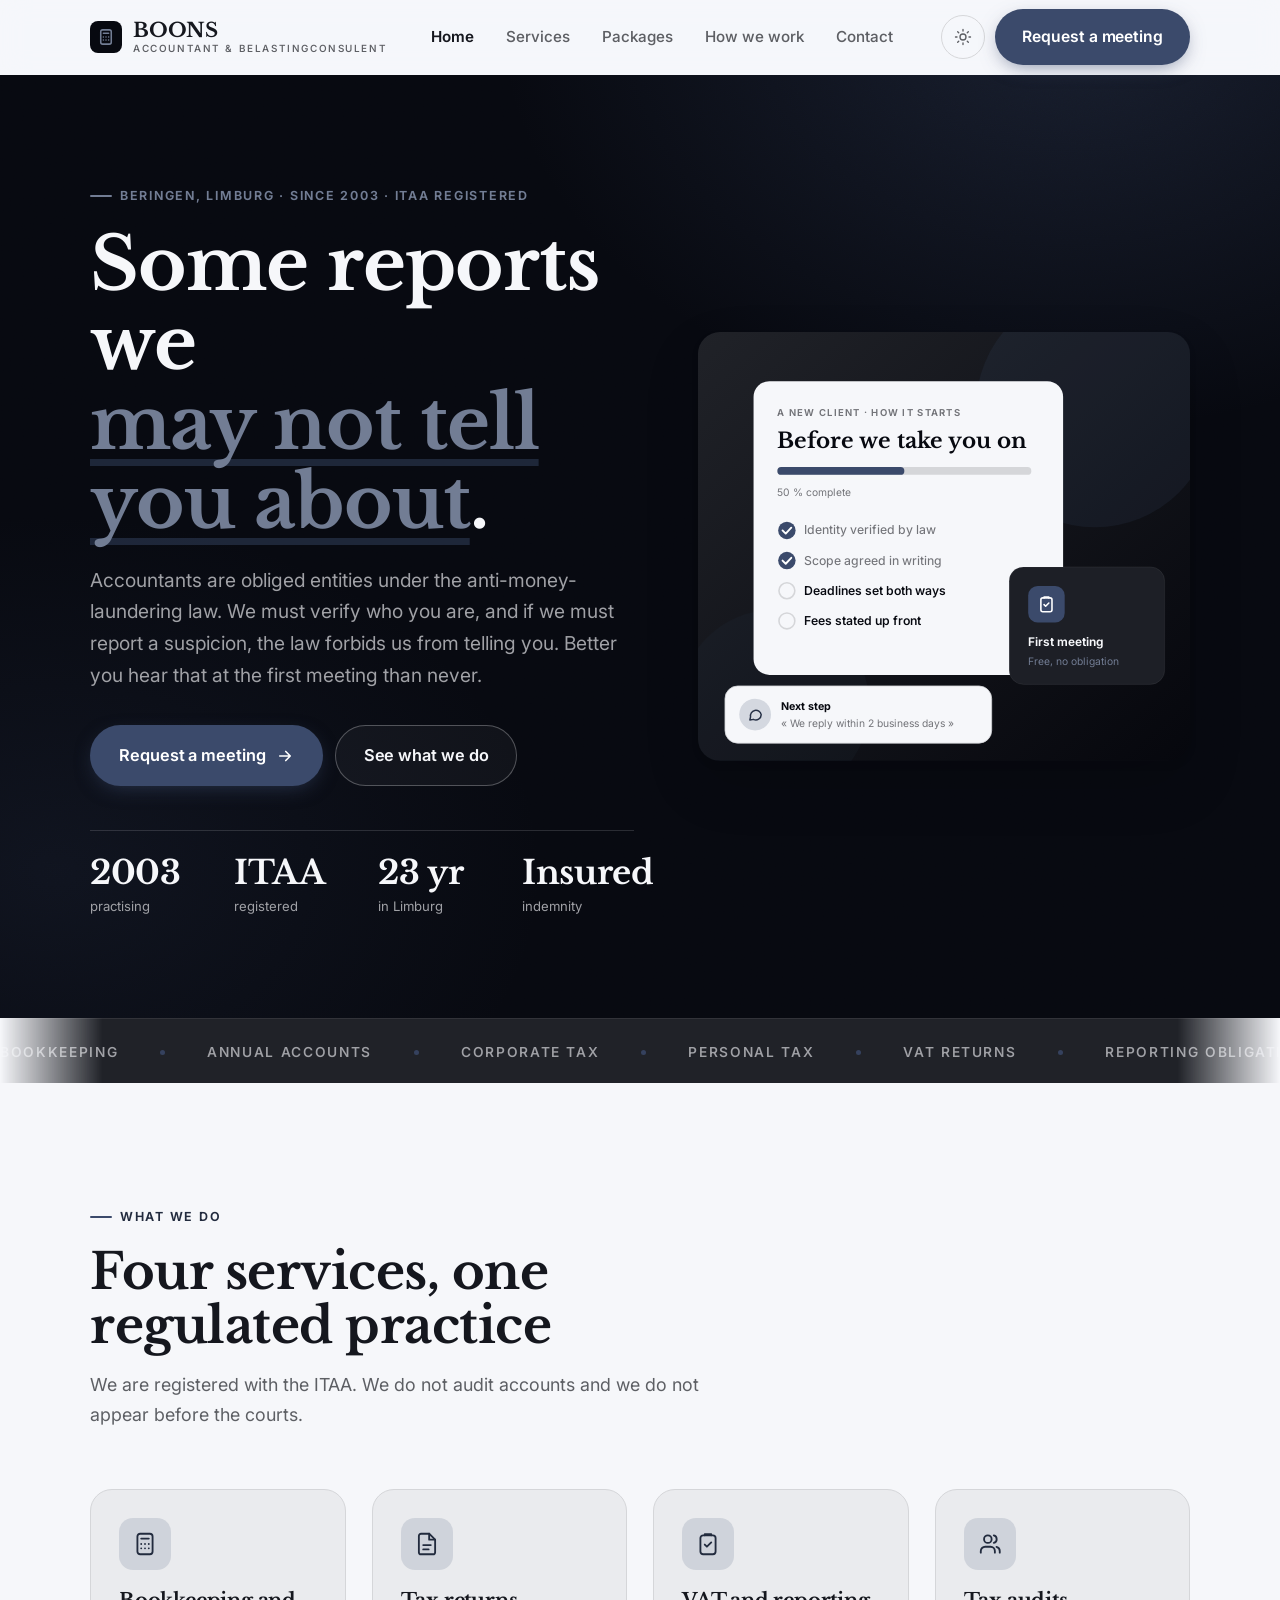
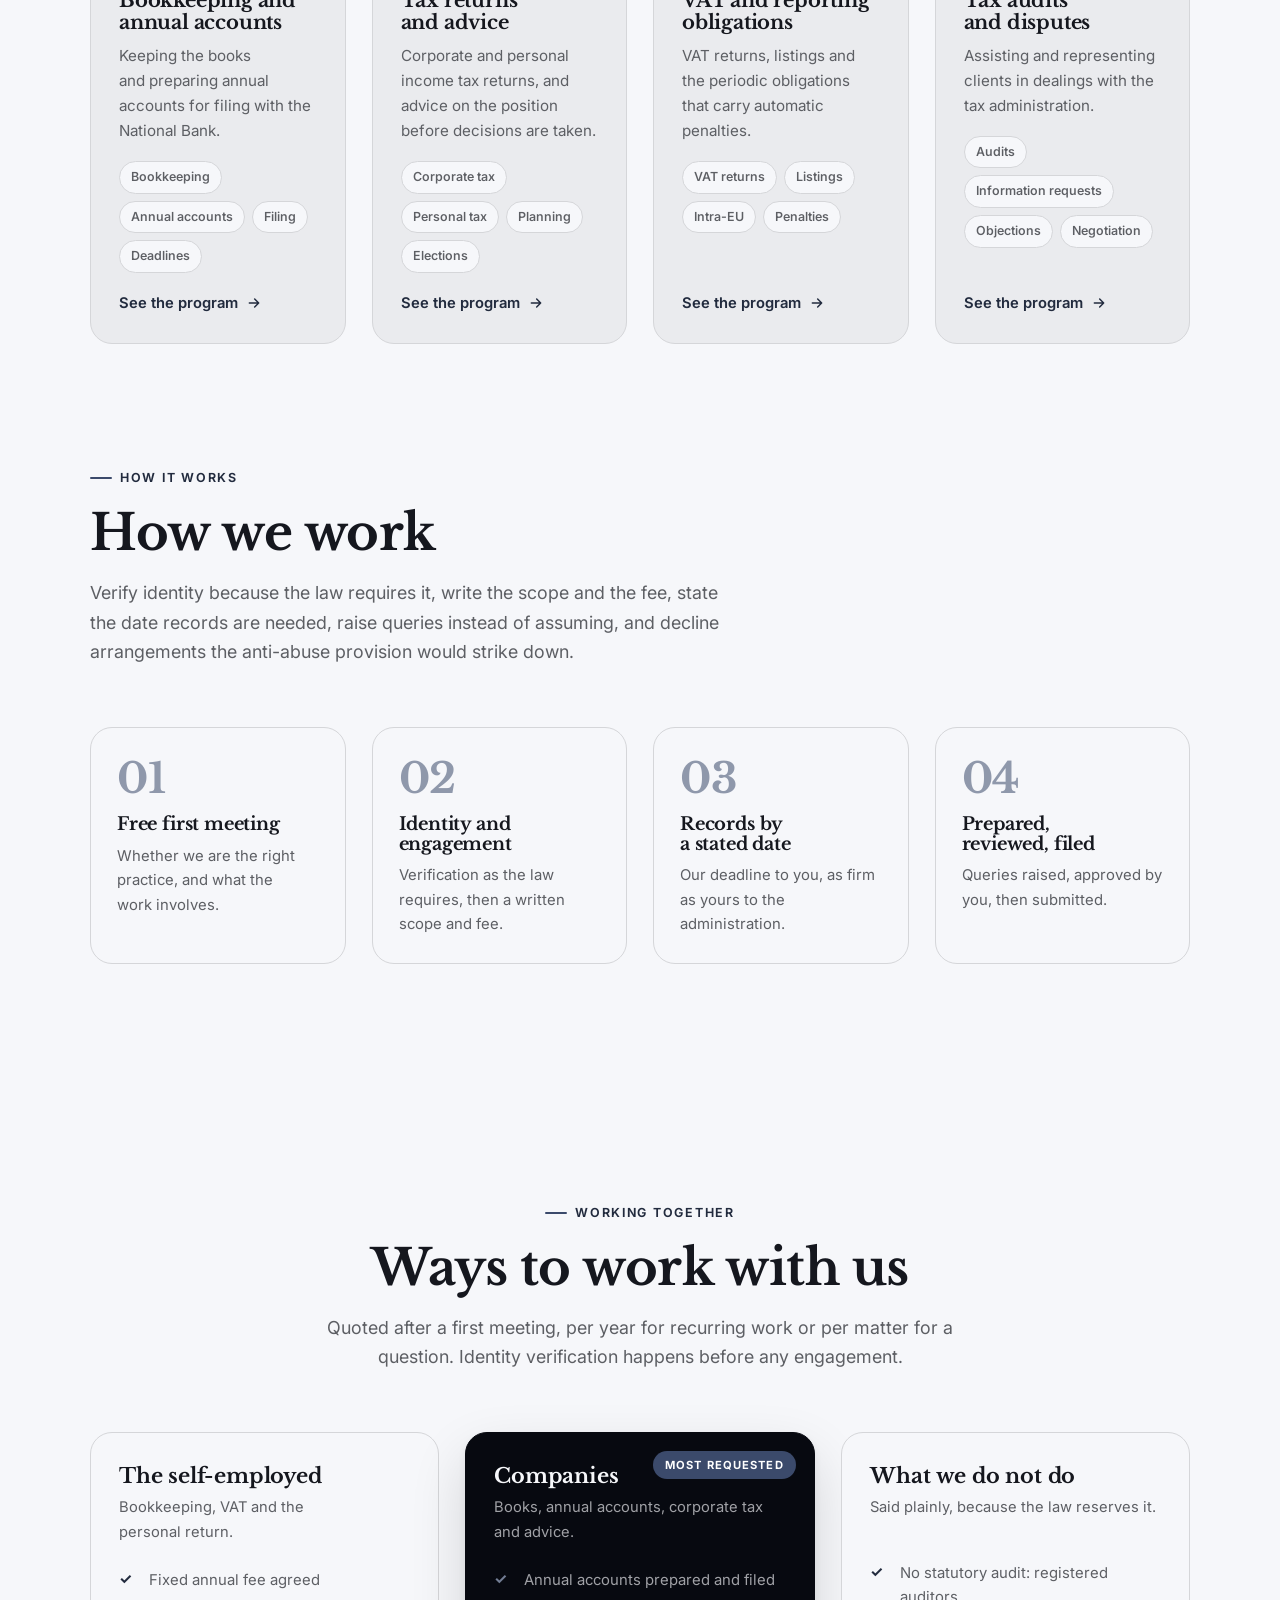
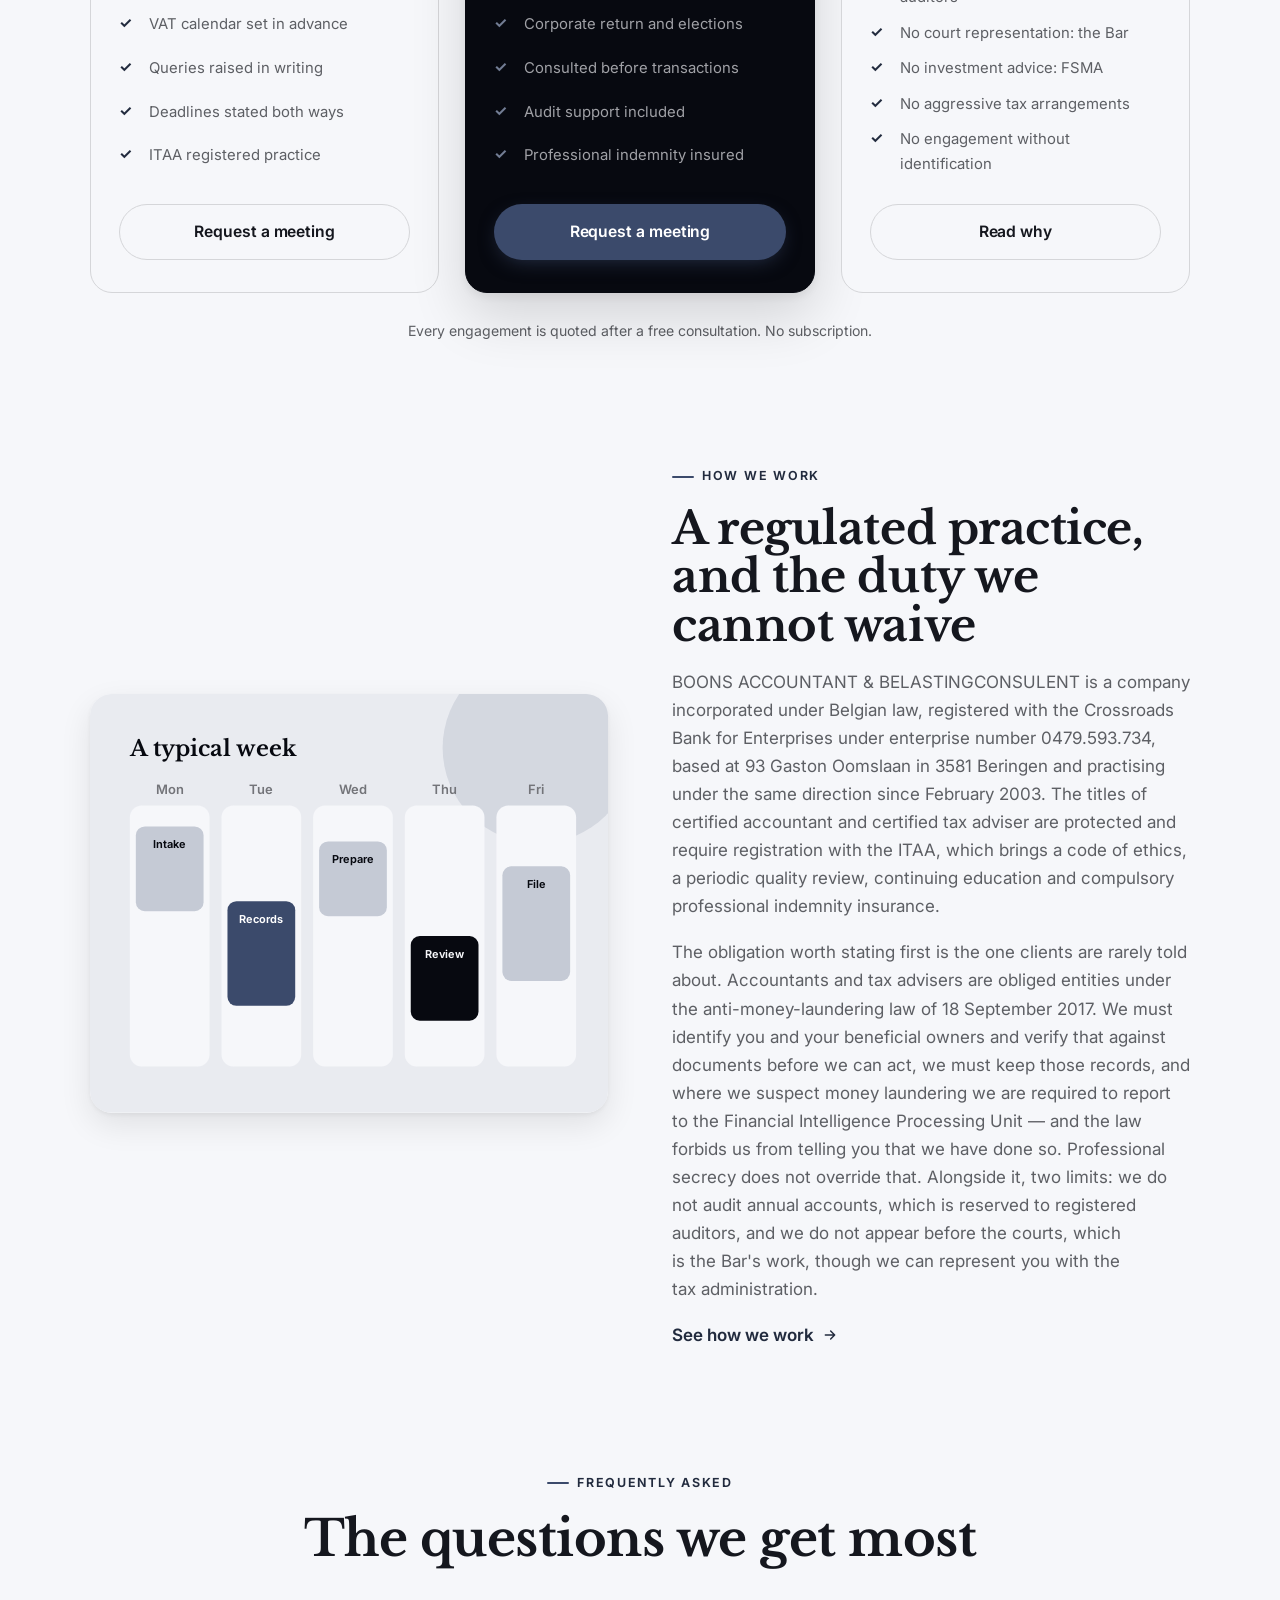
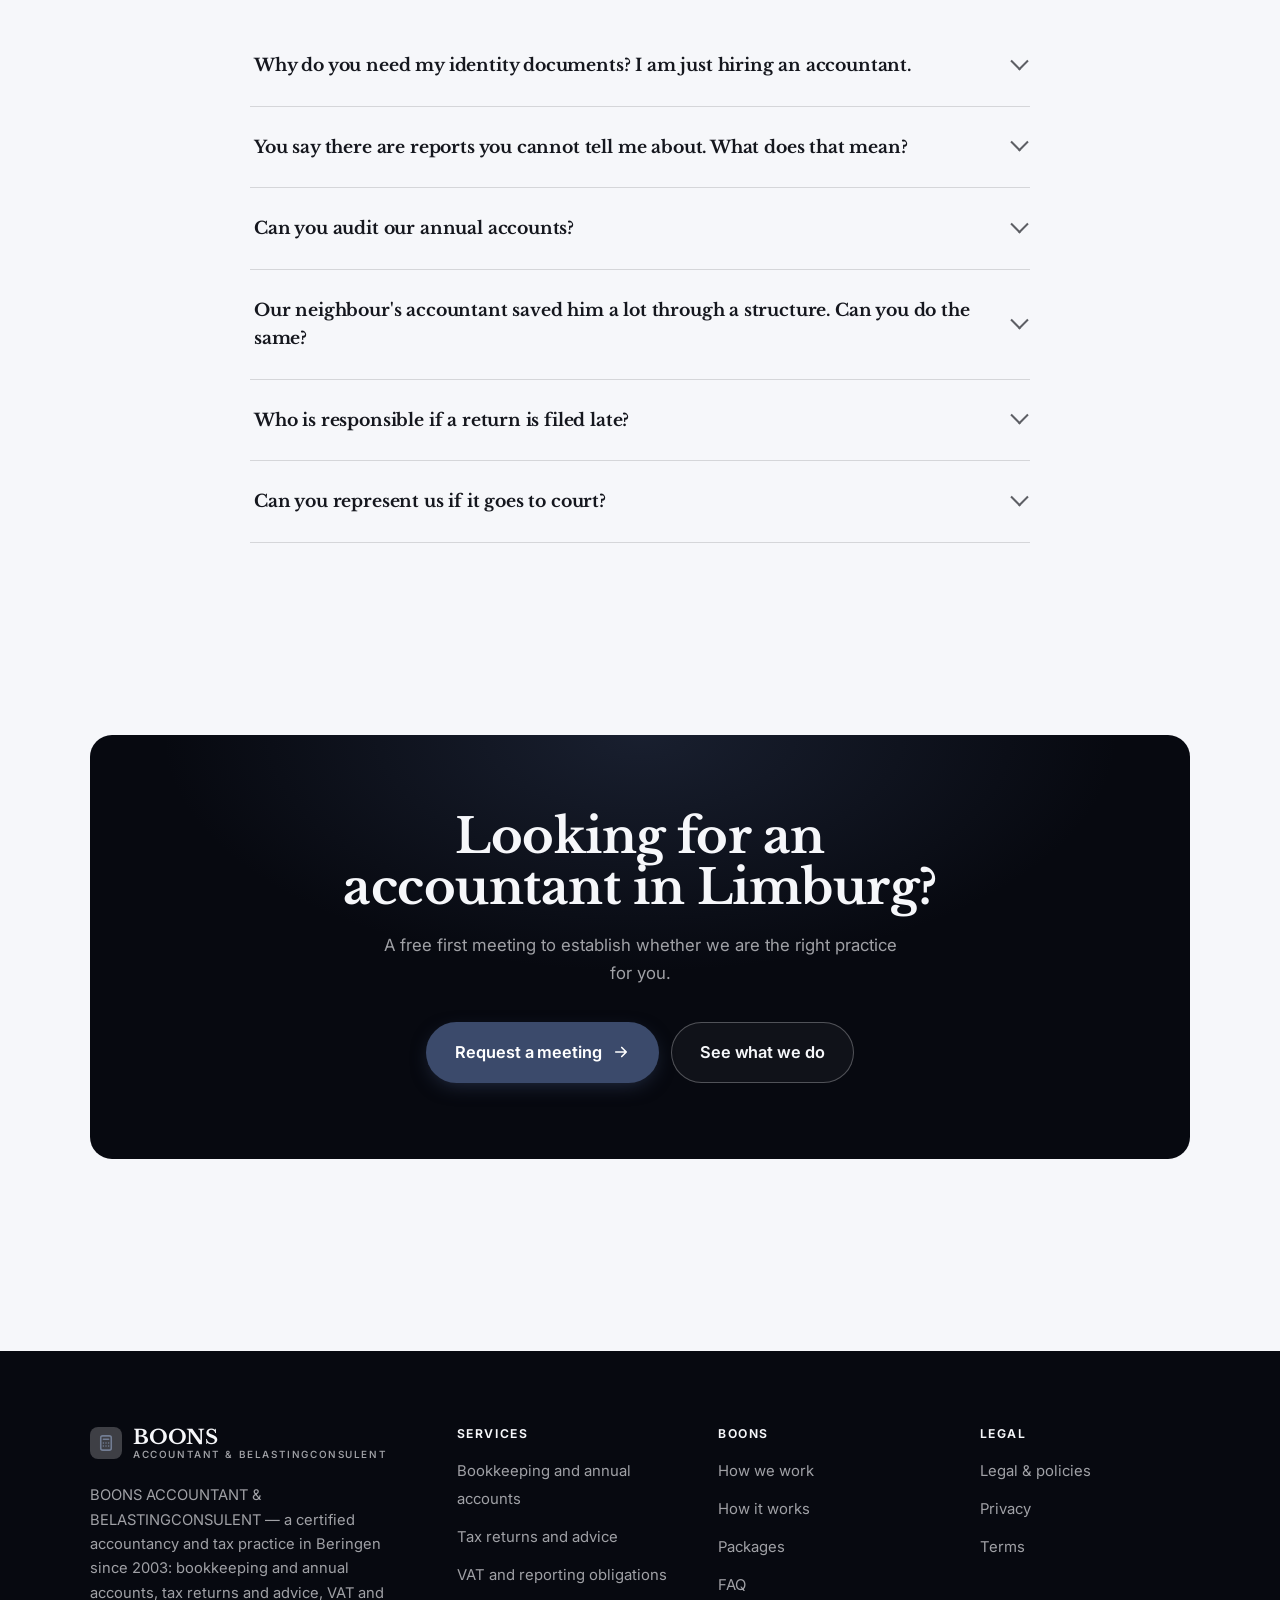
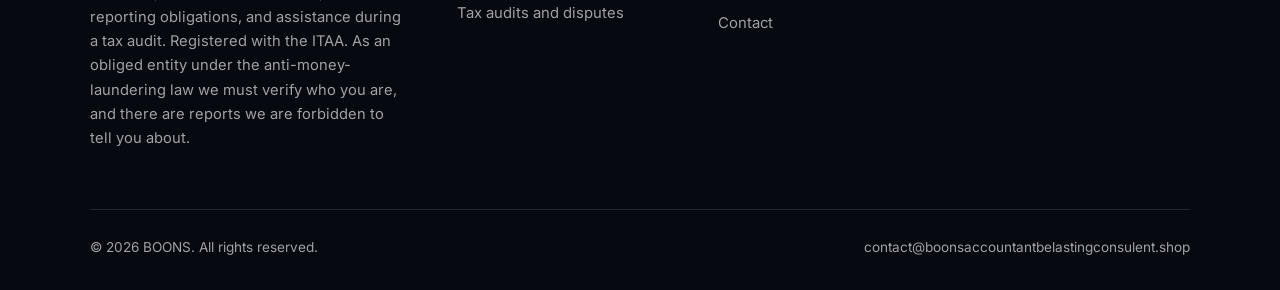
<file: index.html>
<!DOCTYPE html>
<html lang="en" class="no-js">
<head>
<meta charset="utf-8">
<meta name="viewport" content="width=device-width, initial-scale=1">
<title>BOONS — certified accountant and tax adviser, Beringen</title>
<meta name="description" content="BOONS ACCOUNTANT &amp; BELASTINGCONSULENT, a certified accountancy and tax practice in Beringen since 2003: bookkeeping, annual accounts, tax returns, VAT and tax audits.">
<link rel="canonical" href="https://boonsaccountantbelastingconsulent.shop/">

<meta property="og:type" content="website">
<meta property="og:url" content="https://boonsaccountantbelastingconsulent.shop/">
<meta property="og:site_name" content="BOONS">
<meta property="og:locale" content="en_US">
<meta property="og:title" content="BOONS — certified accountant and tax adviser, Beringen">
<meta property="og:description" content="BOONS ACCOUNTANT &amp; BELASTINGCONSULENT, a certified accountancy and tax practice in Beringen since 2003: bookkeeping, annual accounts, tax returns, VAT and tax audits.">
<meta name="theme-color" content="#070910">

<link rel="icon" href="assets/img/favicon.svg" type="image/svg+xml">
<link rel="preconnect" href="https://fonts.googleapis.com">
<link rel="preconnect" href="https://fonts.gstatic.com" crossorigin>
<link rel="stylesheet" href="https://fonts.googleapis.com/css2?family=Libre+Baskerville:wght@400;700&family=Inter:wght@400..700&display=swap">
<link rel="stylesheet" href="assets/css/style.css">

<!-- Thème appliqué avant le premier rendu (évite le flash) -->
<script>
document.documentElement.classList.remove('no-js');
(function(){try{var t=localStorage.getItem('site-theme');if(t){document.documentElement.setAttribute('data-theme',t);}}catch(e){}})();
</script>
<script type="application/ld+json">
{
  "@context": "https://schema.org",
  "@type": "Organization",
  "name": "BOONS",
  "url": "https://boonsaccountantbelastingconsulent.shop/",
  "email": "contact@boonsaccountantbelastingconsulent.shop",
  "description": "BOONS ACCOUNTANT & BELASTINGCONSULENT, a certified accountancy and tax practice in Beringen since 2003: bookkeeping, annual accounts, tax returns, VAT and tax audits.",
  "areaServed": "US",
  "knowsLanguage": "en"
}
</script>
</head>

<body>
<a class="skip-link" href="#main">Skip to main content</a>

<header class="site-header">
  <nav class="wrap nav" aria-label="Main navigation">
    <a class="brand" href="index.html">
      <svg class="brand__mark" viewBox="0 0 64 64" aria-hidden="true">
        <rect class="bm-bg" width="64" height="64" rx="16"/>
        <g class="bm-ic" transform="translate(14 14) scale(1.5)" fill="none" stroke-width="2.1" stroke-linecap="round" stroke-linejoin="round"><rect x="5" y="2.5" width="14" height="19" rx="2.5"/><path d="M8.5 7h7M8.5 12h.01M12 12h.01M15.5 12h.01M8.5 16h.01M12 16h.01M15.5 16h.01"/></g>
      </svg>
      <span>BOONS<span class="brand__sub">ACCOUNTANT &amp; BELASTINGCONSULENT</span></span>
    </a>

    <ul class="nav__links" id="nav-links">
      <li><a href="index.html" aria-current="page">Home</a></li>
      <li><a href="programs.html">Services</a></li>
      <li><a href="index.html#pricing">Packages</a></li>
      <li><a href="about.html">How we work</a></li>
      <li><a href="contact.html">Contact</a></li>
      <li><a class="btn btn--primary" href="contact.html">Request a meeting</a></li>
    </ul>

    <div class="nav__cta">
      <button class="theme-toggle" type="button" aria-label="Switch to dark theme">
        <svg class="icon-sun" viewBox="0 0 24 24" fill="none" stroke="currentColor" stroke-width="1.8" stroke-linecap="round" aria-hidden="true"><circle cx="12" cy="12" r="4"/><path d="M12 2v2m0 16v2M2 12h2m16 0h2M4.9 4.9l1.4 1.4m11.4 11.4 1.4 1.4M19.1 4.9l-1.4 1.4M6.3 17.7l-1.4 1.4"/></svg>
        <svg class="icon-moon" viewBox="0 0 24 24" fill="none" stroke="currentColor" stroke-width="1.8" stroke-linecap="round" stroke-linejoin="round" aria-hidden="true"><path d="M21 12.8A9 9 0 1 1 11.2 3a7 7 0 0 0 9.8 9.8z"/></svg>
      </button>
      <a class="btn btn--primary" href="contact.html">Request a meeting</a>
      <button class="nav__toggle" type="button" aria-expanded="false" aria-controls="nav-links" aria-label="Open menu">
        <svg class="icon-open" viewBox="0 0 24 24" fill="none" stroke="currentColor" stroke-width="2" stroke-linecap="round" aria-hidden="true"><path d="M3 6h18M3 12h18M3 18h18"/></svg>
        <svg class="icon-close" viewBox="0 0 24 24" fill="none" stroke="currentColor" stroke-width="2" stroke-linecap="round" aria-hidden="true"><path d="M6 6l12 12M18 6L6 18"/></svg>
      </button>
    </div>
  </nav>
</header>

<main id="main">

<section class="hero">
  <div class="wrap hero__inner">
    <div>
      <span class="eyebrow hero__eyebrow">Beringen, Limburg · Since 2003 · ITAA registered</span>
      <h1>Some reports we<br> <em>may not tell you about</em>.</h1>
      <p class="hero__lede">Accountants are obliged entities under the anti-money-laundering law. We must verify who you are, and if we must report a suspicion, the law forbids us from telling you. Better you hear that at the first meeting than never.</p>

      <div class="hero__actions">
        <a class="btn btn--primary btn--lg" href="contact.html">Request a meeting <svg viewBox="0 0 24 24" fill="none" stroke="currentColor" stroke-width="2.2" stroke-linecap="round" stroke-linejoin="round" aria-hidden="true"><path d="M5 12h14M13 6l6 6-6 6"/></svg></a>
        <a class="btn btn--on-dark btn--lg" href="programs.html">See what we do</a>
      </div>

      <ul class="hero__proof">
        <li><span class="stat__num">2003</span><span class="stat__label">practising</span></li>
        <li><span class="stat__num">ITAA</span><span class="stat__label">registered</span></li>
        <li><span class="stat__num">23 yr</span><span class="stat__label">in Limburg</span></li>
        <li><span class="stat__num">Insured</span><span class="stat__label">indemnity</span></li>
      </ul>
    </div>

    <div class="hero__art">
      <svg viewBox="0 0 620 540" role="img" aria-label="How becoming a client of BOONS works, from identity verification to a written scope.">
        <defs>
          <linearGradient id="hbg" x1="0" y1="0" x2="1" y2="1">
            <stop offset="0" stop-color="#202228"/><stop offset="1" stop-color="#06070d"/>
          </linearGradient>
        </defs>
        <rect width="620" height="540" rx="22" fill="url(#hbg)"/>
        <circle cx="500" cy="96" r="150" fill="#3b4a6b" opacity=".16"/>
        <circle cx="96" cy="470" r="120" fill="#3b4a6b" opacity=".08"/>

        <g style="font-family: var(--font-body)">
          <!-- Carte programme -->
          <rect x="70" y="62" width="390" height="370" rx="20" fill="#f6f7fa"/>
          <text x="100" y="106" font-size="12" font-weight="650" letter-spacing="1.6" fill="#737479">A NEW CLIENT · HOW IT STARTS</text>
          <text x="100" y="146" font-size="27" font-weight="700" fill="#070910" style="font-family: var(--font-display)">Before we take you on</text>
          <rect x="100" y="170" width="320" height="10" rx="5" fill="#d5d6d9"/>
          <rect x="100" y="170" width="160" height="10" rx="5" fill="#3b4a6b"/>
          <text x="100" y="206" font-size="13" fill="#737479">50 % complete</text>
          <circle cx="112" cy="250" r="11" fill="#3b4a6b"/><path d="M106.5 250l4 4 7-7.5" fill="none" stroke="#ffffff" stroke-width="2.4" stroke-linecap="round" stroke-linejoin="round"/><text x="134" y="255" font-size="15.5" fill="#737479" font-weight="450">Identity verified by law</text>
          <circle cx="112" cy="288" r="11" fill="#3b4a6b"/><path d="M106.5 288l4 4 7-7.5" fill="none" stroke="#ffffff" stroke-width="2.4" stroke-linecap="round" stroke-linejoin="round"/><text x="134" y="293" font-size="15.5" fill="#737479" font-weight="450">Scope agreed in writing</text>
          <circle cx="112" cy="326" r="10" fill="none" stroke="#d5d6d9" stroke-width="2"/><text x="134" y="331" font-size="15.5" fill="#070910" font-weight="560">Deadlines set both ways</text>
          <circle cx="112" cy="364" r="10" fill="none" stroke="#d5d6d9" stroke-width="2"/><text x="134" y="369" font-size="15.5" fill="#070910" font-weight="560">Fees stated up front</text>

          <!-- Carte séance -->
          <rect x="392" y="296" width="196" height="148" rx="18" fill="#1d1f26" stroke="#ffffff" stroke-opacity=".08"/>
          <rect x="416" y="320" width="46" height="46" rx="12" fill="#3b4a6b"/>
          <g transform="translate(427 331)" fill="none" stroke="#ffffff" color="#ffffff" stroke-width="2" stroke-linecap="round" stroke-linejoin="round"><rect x="5" y="4" width="14" height="17.5" rx="2.5"/><path d="M9 4V3h6v1M9 12.5l2 2 4-4"/></g>
          <text x="416" y="396" font-size="15" font-weight="650" fill="#f6f7fa">First meeting</text>
          <text x="416" y="420" font-size="13" fill="#727d94">Free, no obligation</text>

          <!-- Retour du coach -->
          <rect x="34" y="446" width="336" height="72" rx="16" fill="#f6f7fa" stroke="#d5d6d9"/>
          <circle cx="72" cy="482" r="20" fill="#d4d8e0"/>
          <g transform="translate(62 472) scale(.84)" fill="none" stroke="#263046" stroke-width="2.2" stroke-linecap="round" stroke-linejoin="round"><path d="M21 12a8 8 0 0 1-11.6 7.1L4 20l1-4.6A8 8 0 1 1 21 12z"/></g>
          <text x="104" y="476" font-size="13.5" font-weight="700" fill="#070910">Next step</text>
          <text x="104" y="498" font-size="13" fill="#737479">« We reply within 2 business days »</text>
        </g>
      </svg>
    </div>
  </div>
</section>

<div class="marquee" aria-hidden="true">
  <div class="marquee__track"><span>Bookkeeping</span><span>Annual accounts</span><span>Corporate tax</span><span>Personal tax</span><span>VAT returns</span><span>Reporting obligations</span><span>Tax audits</span><span>Company formation</span><span>ITAA registered</span><span>Identity verification</span><span>Bookkeeping</span><span>Annual accounts</span><span>Corporate tax</span><span>Personal tax</span><span>VAT returns</span><span>Reporting obligations</span><span>Tax audits</span><span>Company formation</span><span>ITAA registered</span><span>Identity verification</span></div>
</div>

<section class="section wrap" id="programs">
  <div class="section-head reveal">
    <span class="eyebrow">What we do</span>
    <h2>Four services, one regulated practice</h2>
    <p>We are registered with the ITAA. We do not audit accounts and we do not appear before the courts.</p>
  </div>
  <div class="grid grid--4 reveal-group">
    <a class="card" href="programs.html#bookkeeping">
      <div class="card__icon"><svg viewBox="0 0 24 24" fill="none" stroke="currentColor" stroke-width="1.7" stroke-linecap="round" stroke-linejoin="round" aria-hidden="true"><rect x="5" y="2.5" width="14" height="19" rx="2.5"/><path d="M8.5 7h7M8.5 12h.01M12 12h.01M15.5 12h.01M8.5 16h.01M12 16h.01M15.5 16h.01"/></svg></div>
      <h3>Bookkeeping and annual accounts</h3>
      <p>Keeping the books and preparing annual accounts for filing with the National Bank.</p>
      <ul class="tags"><li>Bookkeeping</li><li>Annual accounts</li><li>Filing</li><li>Deadlines</li></ul>
      <span class="arrow-link">See the program <svg viewBox="0 0 24 24" fill="none" stroke="currentColor" stroke-width="2.2" stroke-linecap="round" stroke-linejoin="round" aria-hidden="true"><path d="M5 12h14M13 6l6 6-6 6"/></svg></span>
    </a>
    <a class="card" href="programs.html#tax">
      <div class="card__icon"><svg viewBox="0 0 24 24" fill="none" stroke="currentColor" stroke-width="1.7" stroke-linecap="round" stroke-linejoin="round" aria-hidden="true"><path d="M14 2.5H6.5A2 2 0 0 0 4.5 4.5v15a2 2 0 0 0 2 2h11a2 2 0 0 0 2-2V8z"/><path d="M14 2.5V8h5.5M8.5 13h7M8.5 17h5"/></svg></div>
      <h3>Tax returns and advice</h3>
      <p>Corporate and personal income tax returns, and advice on the position before decisions are taken.</p>
      <ul class="tags"><li>Corporate tax</li><li>Personal tax</li><li>Planning</li><li>Elections</li></ul>
      <span class="arrow-link">See the program <svg viewBox="0 0 24 24" fill="none" stroke="currentColor" stroke-width="2.2" stroke-linecap="round" stroke-linejoin="round" aria-hidden="true"><path d="M5 12h14M13 6l6 6-6 6"/></svg></span>
    </a>
    <a class="card" href="programs.html#vat">
      <div class="card__icon"><svg viewBox="0 0 24 24" fill="none" stroke="currentColor" stroke-width="1.7" stroke-linecap="round" stroke-linejoin="round" aria-hidden="true"><rect x="5" y="4" width="14" height="17.5" rx="2.5"/><path d="M9 4V3h6v1M9 12.5l2 2 4-4"/></svg></div>
      <h3>VAT and reporting obligations</h3>
      <p>VAT returns, listings and the periodic obligations that carry automatic penalties.</p>
      <ul class="tags"><li>VAT returns</li><li>Listings</li><li>Intra-EU</li><li>Penalties</li></ul>
      <span class="arrow-link">See the program <svg viewBox="0 0 24 24" fill="none" stroke="currentColor" stroke-width="2.2" stroke-linecap="round" stroke-linejoin="round" aria-hidden="true"><path d="M5 12h14M13 6l6 6-6 6"/></svg></span>
    </a>
    <a class="card" href="programs.html#audits">
      <div class="card__icon"><svg viewBox="0 0 24 24" fill="none" stroke="currentColor" stroke-width="1.7" stroke-linecap="round" stroke-linejoin="round" aria-hidden="true"><path d="M16.5 20v-1.5a4 4 0 0 0-4-4h-5a4 4 0 0 0-4 4V20"/><circle cx="10" cy="7.5" r="3.5"/><path d="M21 20v-1.5a4 4 0 0 0-3-3.9M15.5 4.1a3.5 3.5 0 0 1 0 6.8"/></svg></div>
      <h3>Tax audits and disputes</h3>
      <p>Assisting and representing clients in dealings with the tax administration.</p>
      <ul class="tags"><li>Audits</li><li>Information requests</li><li>Objections</li><li>Negotiation</li></ul>
      <span class="arrow-link">See the program <svg viewBox="0 0 24 24" fill="none" stroke="currentColor" stroke-width="2.2" stroke-linecap="round" stroke-linejoin="round" aria-hidden="true"><path d="M5 12h14M13 6l6 6-6 6"/></svg></span>
    </a>
  </div>
</section>

<section class="section section--flush wrap" id="how-it-works">
  <div class="section-head reveal">
    <span class="eyebrow">How it works</span>
    <h2>How we work</h2>
    <p>Verify identity because the law requires it, write the scope and the fee, state the date records are needed, raise queries instead of assuming, and decline arrangements the anti-abuse provision would strike down.</p>
  </div>
  <div class="grid grid--4 steps reveal-group">
    <article class="step">
      <h3>Free first meeting</h3>
      <p>Whether we are the right practice, and what the work involves.</p>
    </article>
    <article class="step">
      <h3>Identity and engagement</h3>
      <p>Verification as the law requires, then a written scope and fee.</p>
    </article>
    <article class="step">
      <h3>Records by a stated date</h3>
      <p>Our deadline to you, as firm as yours to the administration.</p>
    </article>
    <article class="step">
      <h3>Prepared, reviewed, filed</h3>
      <p>Queries raised, approved by you, then submitted.</p>
    </article>
  </div>
</section>

<section class="section wrap" id="pricing">
  <div class="section-head section-head--center reveal">
    <span class="eyebrow">Working together</span>
    <h2>Ways to work with us</h2>
    <p>Quoted after a first meeting, per year for recurring work or per matter for a question. Identity verification happens before any engagement.</p>
  </div>
  <div class="grid grid--3 plans reveal-group">
    <article class="plan">
      
      <h3>The self-employed</h3>
      <p class="plan__desc">Bookkeeping, VAT and the personal return.</p>
      
      <ul class="plan__features">
        <li>Fixed annual fee agreed</li>
        <li>VAT calendar set in advance</li>
        <li>Queries raised in writing</li>
        <li>Deadlines stated both ways</li>
        <li>ITAA registered practice</li>
      </ul>
      <a class="btn btn--ghost btn--block" href="contact.html">Request a meeting</a>
    </article>
    <article class="plan plan--featured">
      <span class="plan__tag">Most requested</span>
      <h3>Companies</h3>
      <p class="plan__desc">Books, annual accounts, corporate tax and advice.</p>
      
      <ul class="plan__features">
        <li>Annual accounts prepared and filed</li>
        <li>Corporate return and elections</li>
        <li>Consulted before transactions</li>
        <li>Audit support included</li>
        <li>Professional indemnity insured</li>
      </ul>
      <a class="btn btn--primary btn--block" href="contact.html">Request a meeting</a>
    </article>
    <article class="plan">
      
      <h3>What we do not do</h3>
      <p class="plan__desc">Said plainly, because the law reserves it.</p>
      
      <ul class="plan__features">
        <li>No statutory audit: registered auditors</li>
        <li>No court representation: the Bar</li>
        <li>No investment advice: FSMA</li>
        <li>No aggressive tax arrangements</li>
        <li>No engagement without identification</li>
      </ul>
      <a class="btn btn--ghost btn--block" href="contact.html">Read why</a>
    </article>
  </div>
  <p class="plans-note">Every engagement is quoted after a free consultation. No subscription.</p>
</section>

<section class="section section--flush wrap">
  <div class="split reveal">
    <div class="split__art">
      <svg viewBox="0 0 520 420" role="img" aria-label="Example of a typical week: Intake, Records, Prepare, Review, File.">
        <rect width="520" height="420" rx="20" fill="#e9ebf0"/>
        <circle cx="450" cy="54" r="96" fill="#3b4a6b" opacity=".12"/>
        <g style="font-family: var(--font-body)">
        <text x="40" y="62" font-size="22" font-weight="700" fill="#070910" style="font-family: var(--font-display)">A typical week</text>
        <text x="80" y="100" text-anchor="middle" font-size="13" font-weight="600" fill="#737479">Mon</text>
        <rect x="40" y="112" width="80" height="262" rx="12" fill="#f6f7fa"/>
        <rect x="46" y="133" width="68" height="85" rx="9" fill="#c5cad5"/>
        <text x="80" y="155" text-anchor="middle" font-size="11" font-weight="650" fill="#070910">Intake</text>
        <text x="172" y="100" text-anchor="middle" font-size="13" font-weight="600" fill="#737479">Tue</text>
        <rect x="132" y="112" width="80" height="262" rx="12" fill="#f6f7fa"/>
        <rect x="138" y="208" width="68" height="105" rx="9" fill="#3b4a6b"/>
        <text x="172" y="230" text-anchor="middle" font-size="11" font-weight="650" fill="#ffffff">Records</text>
        <text x="264" y="100" text-anchor="middle" font-size="13" font-weight="600" fill="#737479">Wed</text>
        <rect x="224" y="112" width="80" height="262" rx="12" fill="#f6f7fa"/>
        <rect x="230" y="148" width="68" height="75" rx="9" fill="#c5cad5"/>
        <text x="264" y="170" text-anchor="middle" font-size="11" font-weight="650" fill="#070910">Prepare</text>
        <text x="356" y="100" text-anchor="middle" font-size="13" font-weight="600" fill="#737479">Thu</text>
        <rect x="316" y="112" width="80" height="262" rx="12" fill="#f6f7fa"/>
        <rect x="322" y="243" width="68" height="85" rx="9" fill="#070910"/>
        <text x="356" y="265" text-anchor="middle" font-size="11" font-weight="650" fill="#f6f7fa">Review</text>
        <text x="448" y="100" text-anchor="middle" font-size="13" font-weight="600" fill="#737479">Fri</text>
        <rect x="408" y="112" width="80" height="262" rx="12" fill="#f6f7fa"/>
        <rect x="414" y="173" width="68" height="115" rx="9" fill="#c5cad5"/>
        <text x="448" y="195" text-anchor="middle" font-size="11" font-weight="650" fill="#070910">File</text>
        </g>
      </svg>
    </div>
    <div>
      <span class="eyebrow">How we work</span>
      <h2>A regulated practice, and the duty we cannot waive</h2>
      <p>BOONS ACCOUNTANT &amp; BELASTINGCONSULENT is a company incorporated under Belgian law, registered with the Crossroads Bank for Enterprises under enterprise number 0479.593.734, based at 93 Gaston Oomslaan in 3581 Beringen and practising under the same direction since February 2003. The titles of certified accountant and certified tax adviser are protected and require registration with the ITAA, which brings a code of ethics, a periodic quality review, continuing education and compulsory professional indemnity insurance.</p>
      <p>The obligation worth stating first is the one clients are rarely told about. Accountants and tax advisers are obliged entities under the anti-money-laundering law of 18 September 2017. We must identify you and your beneficial owners and verify that against documents before we can act, we must keep those records, and where we suspect money laundering we are required to report to the Financial Intelligence Processing Unit — and the law forbids us from telling you that we have done so. Professional secrecy does not override that. Alongside it, two limits: we do not audit annual accounts, which is reserved to registered auditors, and we do not appear before the courts, which is the Bar's work, though we can represent you with the tax administration.</p>
      <p><a class="arrow-link" href="about.html">See how we work <svg viewBox="0 0 24 24" fill="none" stroke="currentColor" stroke-width="2.2" stroke-linecap="round" stroke-linejoin="round" aria-hidden="true"><path d="M5 12h14M13 6l6 6-6 6"/></svg></a></p>
    </div>
  </div>
</section>

<section class="section section--flush wrap" id="faq">
  <div class="section-head section-head--center reveal">
    <span class="eyebrow">Frequently asked</span>
    <h2>The questions we get most</h2>
  </div>
  <div class="faq reveal">
    <details>
      <summary>Why do you need my identity documents? I am just hiring an accountant.</summary>
      <p>Because the anti-money-laundering law of 18 September 2017 makes accountants and tax advisers obliged entities. We must identify you and any beneficial owners and verify it against documents before accepting the engagement, and keep that record. If identification cannot be completed we are not permitted to act, which is why we deal with it at the start rather than halfway through a filing season.</p>
    </details>
    <details>
      <summary>You say there are reports you cannot tell me about. What does that mean?</summary>
      <p>If we know or suspect money laundering or terrorist financing, we are legally required to report it to the Financial Intelligence Processing Unit, and the same law prohibits us from informing the client that a report has been made or is being considered. We would rather you understood that this duty exists from the outset than imagine professional secrecy is absolute. It is not.</p>
    </details>
    <details>
      <summary>Can you audit our annual accounts?</summary>
      <p>No. Statutory audit and the audit of annual accounts are reserved in Belgium to registered auditors of the Institute of Registered Auditors. We prepare annual accounts and we can work alongside your auditor, but we express no audit opinion and nothing we produce carries that value.</p>
    </details>
    <details>
      <summary>Our neighbour's accountant saved him a lot through a structure. Can you do the same?</summary>
      <p>Possibly, and possibly it was not a saving. We will look at it. What we will not do is implement an arrangement whose principal purpose is a tax advantage contrary to the object of the legislation: the general anti-abuse provision allows the administration to disregard such arrangements, which turns a saving into an assessment plus interest, often years later.</p>
    </details>
    <details>
      <summary>Who is responsible if a return is filed late?</summary>
      <p>We state the date by which we need complete records, and if they arrive by then the filing is ours to get right. If they arrive after it, we cannot accept responsibility for a late filing or the penalty. VAT penalties in particular are largely automatic and indifferent to the reason, which is why we set the calendar in advance rather than chase documents at the end.</p>
    </details>
    <details>
      <summary>Can you represent us if it goes to court?</summary>
      <p>Up to a point. We can assist and represent you in dealings with the tax administration, including information requests and objections, to the extent the law allows. Proceedings before the courts require a lawyer, and we will tell you when you have reached that line and work with your counsel rather than pretend otherwise.</p>
    </details>
  </div>
</section>

<section class="wrap section--tight">
  <div class="cta-band reveal">
    <h2>Looking for an accountant in Limburg?</h2>
    <p>A free first meeting to establish whether we are the right practice for you.</p>
    <div class="hero__actions">
      <a class="btn btn--primary btn--lg" href="contact.html">Request a meeting <svg viewBox="0 0 24 24" fill="none" stroke="currentColor" stroke-width="2.2" stroke-linecap="round" stroke-linejoin="round" aria-hidden="true"><path d="M5 12h14M13 6l6 6-6 6"/></svg></a>
      <a class="btn btn--on-dark btn--lg" href="programs.html">See what we do</a>
    </div>
  </div>
</section>

</main>

<footer class="site-footer">
  <div class="wrap">
    <div class="footer__grid">
      <div class="footer__brand">
        <a class="brand" href="index.html">
          <svg class="brand__mark" viewBox="0 0 64 64" aria-hidden="true">
        <rect class="bm-bg" width="64" height="64" rx="16"/>
        <g class="bm-ic" transform="translate(14 14) scale(1.5)" fill="none" stroke-width="2.1" stroke-linecap="round" stroke-linejoin="round"><rect x="5" y="2.5" width="14" height="19" rx="2.5"/><path d="M8.5 7h7M8.5 12h.01M12 12h.01M15.5 12h.01M8.5 16h.01M12 16h.01M15.5 16h.01"/></g>
      </svg>
          <span>BOONS<span class="brand__sub">ACCOUNTANT &amp; BELASTINGCONSULENT</span></span>
        </a>
        <p>BOONS ACCOUNTANT &amp; BELASTINGCONSULENT — a certified accountancy and tax practice in Beringen since 2003: bookkeeping and annual accounts, tax returns and advice, VAT and reporting obligations, and assistance during a tax audit. Registered with the ITAA. As an obliged entity under the anti-money-laundering law we must verify who you are, and there are reports we are forbidden to tell you about.</p>
      </div>

      <div class="footer__col">
        <h4>Services</h4>
        <ul>
          <li><a href="programs.html#bookkeeping">Bookkeeping and annual accounts</a></li>
          <li><a href="programs.html#tax">Tax returns and advice</a></li>
          <li><a href="programs.html#vat">VAT and reporting obligations</a></li>
          <li><a href="programs.html#audits">Tax audits and disputes</a></li>
        </ul>
      </div>

      <div class="footer__col">
        <h4>BOONS</h4>
        <ul>
          <li><a href="about.html">How we work</a></li>
          <li><a href="index.html#how-it-works">How it works</a></li>
          <li><a href="index.html#pricing">Packages</a></li>
          <li><a href="index.html#faq">FAQ</a></li>
          <li><a href="contact.html">Contact</a></li>
        </ul>
      </div>

      <div class="footer__col">
        <h4>Legal</h4>
        <ul>
          <li><a href="legal.html">Legal &amp; policies</a></li>
          <li><a href="legal.html#privacy">Privacy</a></li>
          <li><a href="legal.html#terms">Terms</a></li>
        </ul>
      </div>
    </div>

    <div class="footer__bottom">
      <p>© <span data-year>2026</span> BOONS. All rights reserved.</p>
      <p><a href="mailto:contact@boonsaccountantbelastingconsulent.shop">contact@boonsaccountantbelastingconsulent.shop</a></p>
    </div>
  </div>
</footer>

<script src="assets/js/main.js" defer></script>
</body>
</html>
</file>
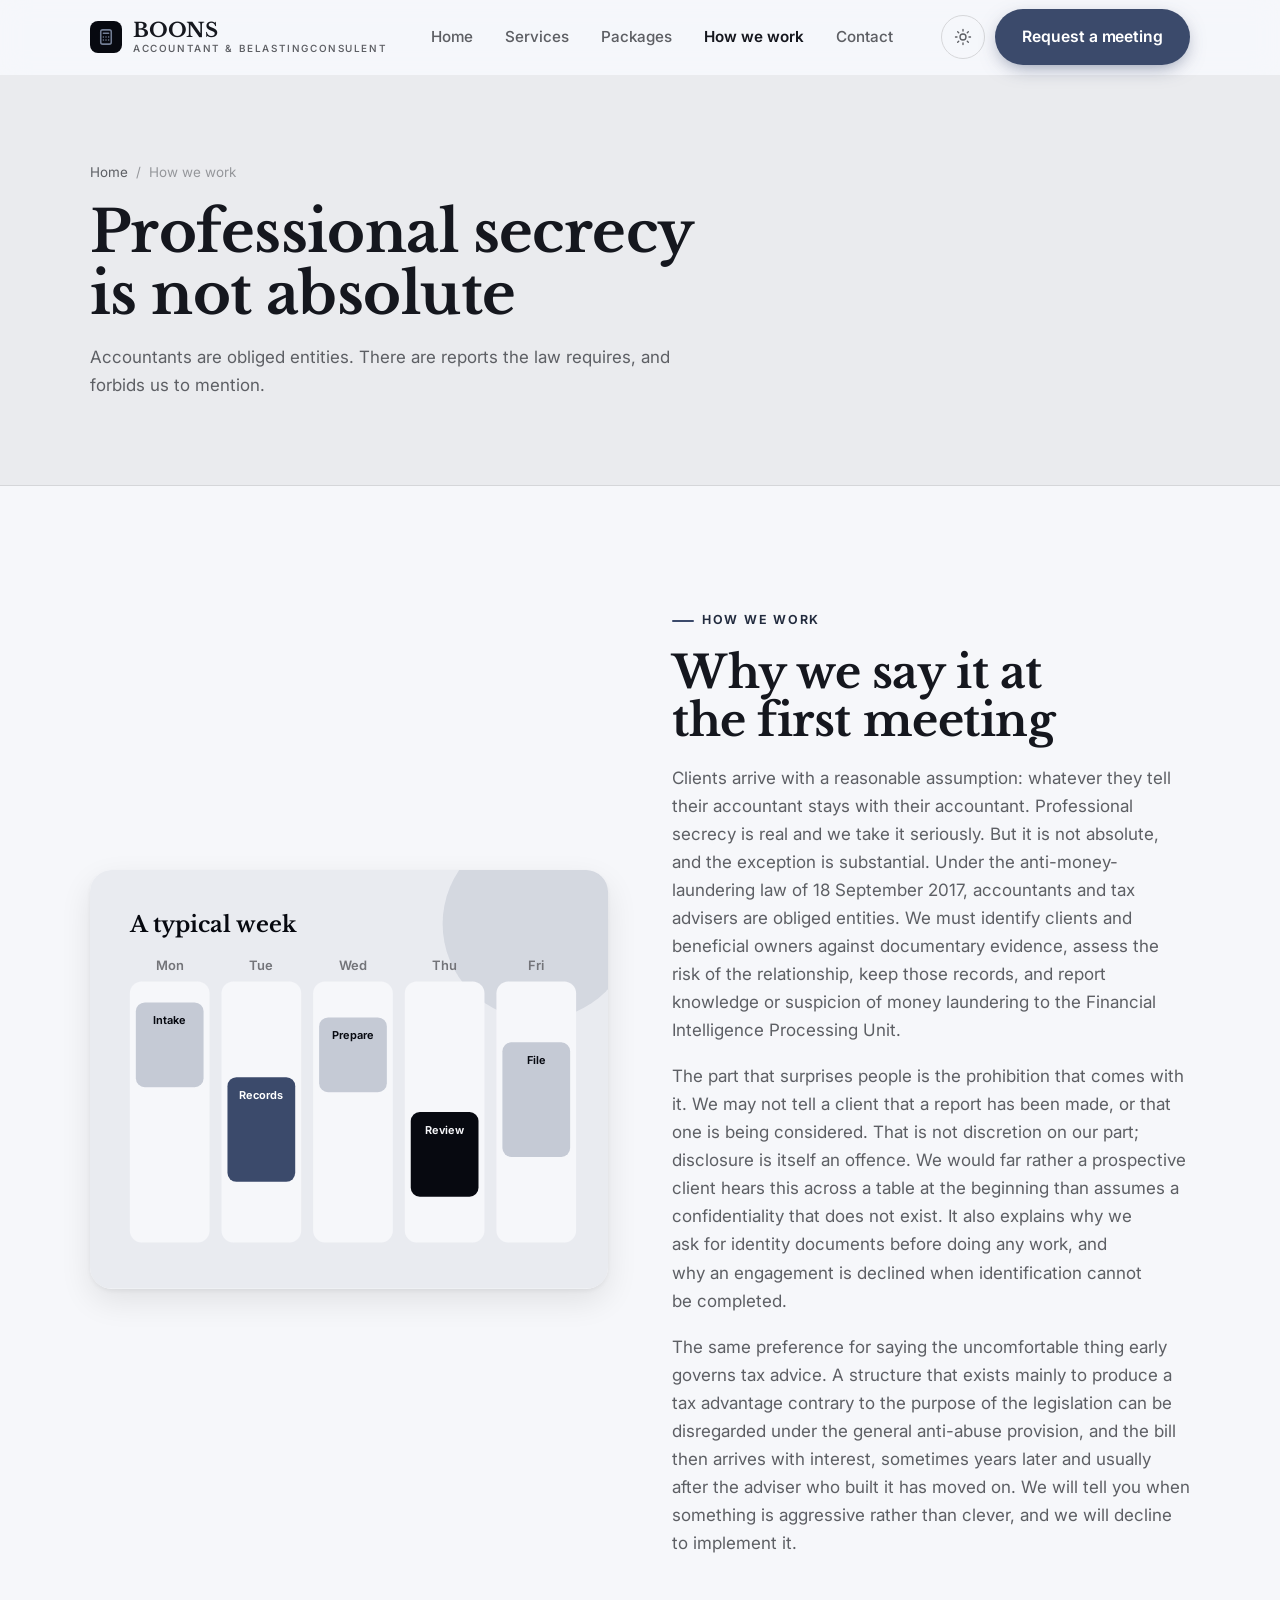
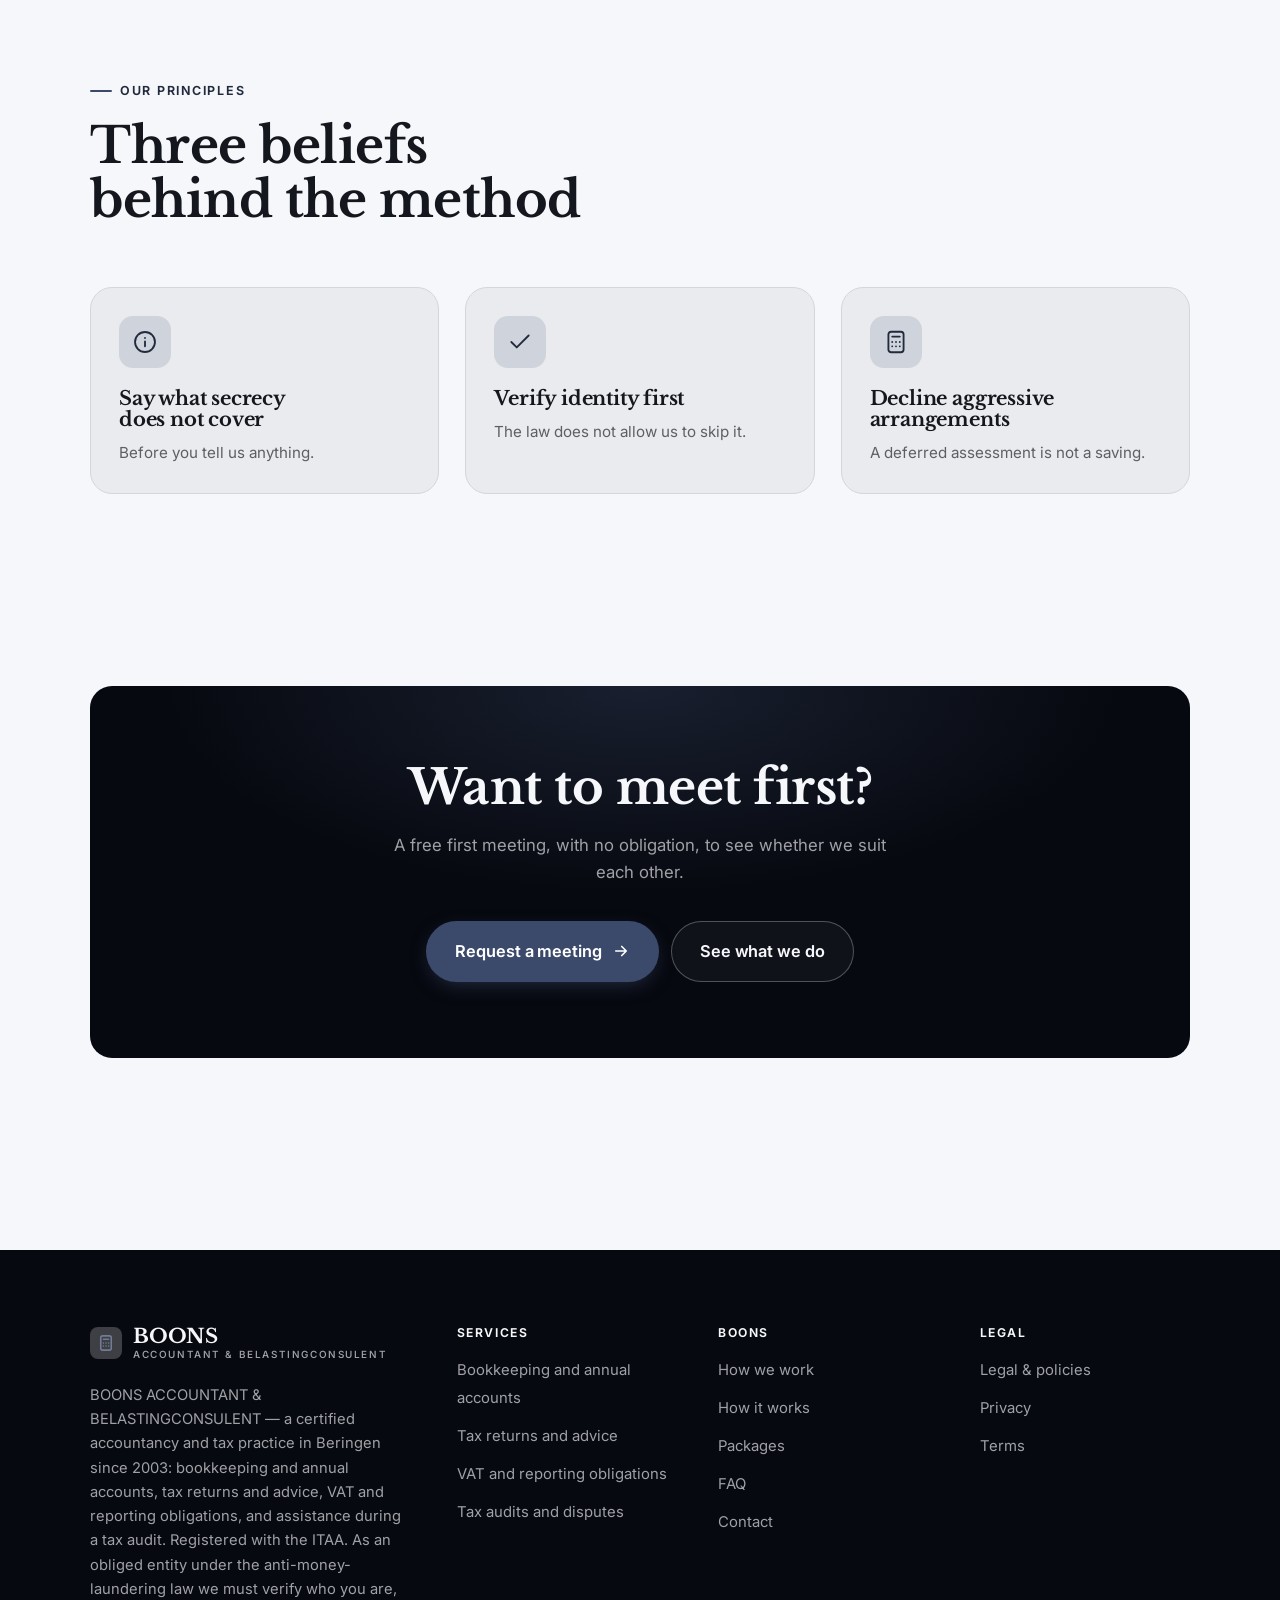
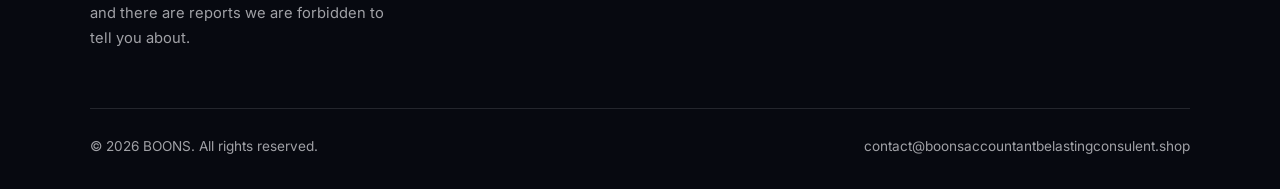
<file: about.html>
<!DOCTYPE html>
<html lang="en" class="no-js">
<head>
<meta charset="utf-8">
<meta name="viewport" content="width=device-width, initial-scale=1">
<title>How we work — BOONS</title>
<meta name="description" content="About BOONS ACCOUNTANT &amp; BELASTINGCONSULENT, a certified accountancy and tax practice in Beringen since 2003, enterprise number 0479.593.734.">
<link rel="canonical" href="https://boonsaccountantbelastingconsulent.shop/about.html">

<meta property="og:type" content="website">
<meta property="og:url" content="https://boonsaccountantbelastingconsulent.shop/about.html">
<meta property="og:site_name" content="BOONS">
<meta property="og:locale" content="en_US">
<meta property="og:title" content="How we work — BOONS">
<meta property="og:description" content="About BOONS ACCOUNTANT &amp; BELASTINGCONSULENT, a certified accountancy and tax practice in Beringen since 2003, enterprise number 0479.593.734.">
<meta name="theme-color" content="#070910">

<link rel="icon" href="assets/img/favicon.svg" type="image/svg+xml">
<link rel="preconnect" href="https://fonts.googleapis.com">
<link rel="preconnect" href="https://fonts.gstatic.com" crossorigin>
<link rel="stylesheet" href="https://fonts.googleapis.com/css2?family=Libre+Baskerville:wght@400;700&family=Inter:wght@400..700&display=swap">
<link rel="stylesheet" href="assets/css/style.css">

<!-- Thème appliqué avant le premier rendu (évite le flash) -->
<script>
document.documentElement.classList.remove('no-js');
(function(){try{var t=localStorage.getItem('site-theme');if(t){document.documentElement.setAttribute('data-theme',t);}}catch(e){}})();
</script>
</head>

<body>
<a class="skip-link" href="#main">Skip to main content</a>

<header class="site-header">
  <nav class="wrap nav" aria-label="Main navigation">
    <a class="brand" href="index.html">
      <svg class="brand__mark" viewBox="0 0 64 64" aria-hidden="true">
        <rect class="bm-bg" width="64" height="64" rx="16"/>
        <g class="bm-ic" transform="translate(14 14) scale(1.5)" fill="none" stroke-width="2.1" stroke-linecap="round" stroke-linejoin="round"><rect x="5" y="2.5" width="14" height="19" rx="2.5"/><path d="M8.5 7h7M8.5 12h.01M12 12h.01M15.5 12h.01M8.5 16h.01M12 16h.01M15.5 16h.01"/></g>
      </svg>
      <span>BOONS<span class="brand__sub">ACCOUNTANT &amp; BELASTINGCONSULENT</span></span>
    </a>

    <ul class="nav__links" id="nav-links">
      <li><a href="index.html">Home</a></li>
      <li><a href="programs.html">Services</a></li>
      <li><a href="index.html#pricing">Packages</a></li>
      <li><a href="about.html" aria-current="page">How we work</a></li>
      <li><a href="contact.html">Contact</a></li>
      <li><a class="btn btn--primary" href="contact.html">Request a meeting</a></li>
    </ul>

    <div class="nav__cta">
      <button class="theme-toggle" type="button" aria-label="Switch to dark theme">
        <svg class="icon-sun" viewBox="0 0 24 24" fill="none" stroke="currentColor" stroke-width="1.8" stroke-linecap="round" aria-hidden="true"><circle cx="12" cy="12" r="4"/><path d="M12 2v2m0 16v2M2 12h2m16 0h2M4.9 4.9l1.4 1.4m11.4 11.4 1.4 1.4M19.1 4.9l-1.4 1.4M6.3 17.7l-1.4 1.4"/></svg>
        <svg class="icon-moon" viewBox="0 0 24 24" fill="none" stroke="currentColor" stroke-width="1.8" stroke-linecap="round" stroke-linejoin="round" aria-hidden="true"><path d="M21 12.8A9 9 0 1 1 11.2 3a7 7 0 0 0 9.8 9.8z"/></svg>
      </button>
      <a class="btn btn--primary" href="contact.html">Request a meeting</a>
      <button class="nav__toggle" type="button" aria-expanded="false" aria-controls="nav-links" aria-label="Open menu">
        <svg class="icon-open" viewBox="0 0 24 24" fill="none" stroke="currentColor" stroke-width="2" stroke-linecap="round" aria-hidden="true"><path d="M3 6h18M3 12h18M3 18h18"/></svg>
        <svg class="icon-close" viewBox="0 0 24 24" fill="none" stroke="currentColor" stroke-width="2" stroke-linecap="round" aria-hidden="true"><path d="M6 6l12 12M18 6L6 18"/></svg>
      </button>
    </div>
  </nav>
</header>

<main id="main">

<section class="page-head">
  <div class="wrap">
    <nav class="breadcrumb" aria-label="Breadcrumb">
      <a href="index.html">Home</a><span>/</span><span aria-current="page">How we work</span>
    </nav>
    <h1>Professional secrecy is not absolute</h1>
    <p>Accountants are obliged entities. There are reports the law requires, and forbids us to mention.</p>
  </div>
</section>

<section class="section wrap">
  <div class="split reveal">
    <div class="split__art">
      <svg viewBox="0 0 520 420" role="img" aria-label="Example of a typical week: Intake, Records, Prepare, Review, File.">
        <rect width="520" height="420" rx="20" fill="#e9ebf0"/>
        <circle cx="450" cy="54" r="96" fill="#3b4a6b" opacity=".12"/>
        <g style="font-family: var(--font-body)">
        <text x="40" y="62" font-size="22" font-weight="700" fill="#070910" style="font-family: var(--font-display)">A typical week</text>
        <text x="80" y="100" text-anchor="middle" font-size="13" font-weight="600" fill="#737479">Mon</text>
        <rect x="40" y="112" width="80" height="262" rx="12" fill="#f6f7fa"/>
        <rect x="46" y="133" width="68" height="85" rx="9" fill="#c5cad5"/>
        <text x="80" y="155" text-anchor="middle" font-size="11" font-weight="650" fill="#070910">Intake</text>
        <text x="172" y="100" text-anchor="middle" font-size="13" font-weight="600" fill="#737479">Tue</text>
        <rect x="132" y="112" width="80" height="262" rx="12" fill="#f6f7fa"/>
        <rect x="138" y="208" width="68" height="105" rx="9" fill="#3b4a6b"/>
        <text x="172" y="230" text-anchor="middle" font-size="11" font-weight="650" fill="#ffffff">Records</text>
        <text x="264" y="100" text-anchor="middle" font-size="13" font-weight="600" fill="#737479">Wed</text>
        <rect x="224" y="112" width="80" height="262" rx="12" fill="#f6f7fa"/>
        <rect x="230" y="148" width="68" height="75" rx="9" fill="#c5cad5"/>
        <text x="264" y="170" text-anchor="middle" font-size="11" font-weight="650" fill="#070910">Prepare</text>
        <text x="356" y="100" text-anchor="middle" font-size="13" font-weight="600" fill="#737479">Thu</text>
        <rect x="316" y="112" width="80" height="262" rx="12" fill="#f6f7fa"/>
        <rect x="322" y="243" width="68" height="85" rx="9" fill="#070910"/>
        <text x="356" y="265" text-anchor="middle" font-size="11" font-weight="650" fill="#f6f7fa">Review</text>
        <text x="448" y="100" text-anchor="middle" font-size="13" font-weight="600" fill="#737479">Fri</text>
        <rect x="408" y="112" width="80" height="262" rx="12" fill="#f6f7fa"/>
        <rect x="414" y="173" width="68" height="115" rx="9" fill="#c5cad5"/>
        <text x="448" y="195" text-anchor="middle" font-size="11" font-weight="650" fill="#070910">File</text>
        </g>
      </svg>
    </div>
    <div>
      <span class="eyebrow">How we work</span>
      <h2>Why we say it at the first meeting</h2>
      <p>Clients arrive with a reasonable assumption: whatever they tell their accountant stays with their accountant. Professional secrecy is real and we take it seriously. But it is not absolute, and the exception is substantial. Under the anti-money-laundering law of 18 September 2017, accountants and tax advisers are obliged entities. We must identify clients and beneficial owners against documentary evidence, assess the risk of the relationship, keep those records, and report knowledge or suspicion of money laundering to the Financial Intelligence Processing Unit.</p>
      <p>The part that surprises people is the prohibition that comes with it. We may not tell a client that a report has been made, or that one is being considered. That is not discretion on our part; disclosure is itself an offence. We would far rather a prospective client hears this across a table at the beginning than assumes a confidentiality that does not exist. It also explains why we ask for identity documents before doing any work, and why an engagement is declined when identification cannot be completed.</p>
      <p>The same preference for saying the uncomfortable thing early governs tax advice. A structure that exists mainly to produce a tax advantage contrary to the purpose of the legislation can be disregarded under the general anti-abuse provision, and the bill then arrives with interest, sometimes years later and usually after the adviser who built it has moved on. We will tell you when something is aggressive rather than clever, and we will decline to implement it.</p>
      <!--
        TO DO: add a short introduction of the coach (name, real background),
        with a photo if possible. Do not invent credentials — see README.md.
      -->
    </div>
  </div>
</section>

<section class="section section--flush wrap">
  <div class="section-head reveal">
    <span class="eyebrow">Our principles</span>
    <h2>Three beliefs behind the method</h2>
  </div>
  <div class="grid grid--3 reveal-group">
    <article class="card">
      <div class="card__icon"><svg viewBox="0 0 24 24" fill="none" stroke="currentColor" stroke-width="1.7" stroke-linecap="round" stroke-linejoin="round" aria-hidden="true"><circle cx="12" cy="12" r="9.2"/><path d="M12 16v-4.5M12 8.2v.1"/></svg></div>
      <h3>Say what secrecy does not cover</h3>
      <p>Before you tell us anything.</p>
    </article>
    <article class="card">
      <div class="card__icon"><svg viewBox="0 0 24 24" fill="none" stroke="currentColor" stroke-width="1.7" stroke-linecap="round" stroke-linejoin="round" aria-hidden="true"><path d="M20 6 9 17l-5-5"/></svg></div>
      <h3>Verify identity first</h3>
      <p>The law does not allow us to skip it.</p>
    </article>
    <article class="card">
      <div class="card__icon"><svg viewBox="0 0 24 24" fill="none" stroke="currentColor" stroke-width="1.7" stroke-linecap="round" stroke-linejoin="round" aria-hidden="true"><rect x="5" y="2.5" width="14" height="19" rx="2.5"/><path d="M8.5 7h7M8.5 12h.01M12 12h.01M15.5 12h.01M8.5 16h.01M12 16h.01M15.5 16h.01"/></svg></div>
      <h3>Decline aggressive arrangements</h3>
      <p>A deferred assessment is not a saving.</p>
    </article>
  </div>
</section>

<section class="wrap section--tight">
  <div class="cta-band reveal">
    <h2>Want to meet first?</h2>
    <p>A free first meeting, with no obligation, to see whether we suit each other.</p>
    <div class="hero__actions">
      <a class="btn btn--primary btn--lg" href="contact.html">Request a meeting <svg viewBox="0 0 24 24" fill="none" stroke="currentColor" stroke-width="2.2" stroke-linecap="round" stroke-linejoin="round" aria-hidden="true"><path d="M5 12h14M13 6l6 6-6 6"/></svg></a>
      <a class="btn btn--on-dark btn--lg" href="programs.html">See what we do</a>
    </div>
  </div>
</section>

</main>

<footer class="site-footer">
  <div class="wrap">
    <div class="footer__grid">
      <div class="footer__brand">
        <a class="brand" href="index.html">
          <svg class="brand__mark" viewBox="0 0 64 64" aria-hidden="true">
        <rect class="bm-bg" width="64" height="64" rx="16"/>
        <g class="bm-ic" transform="translate(14 14) scale(1.5)" fill="none" stroke-width="2.1" stroke-linecap="round" stroke-linejoin="round"><rect x="5" y="2.5" width="14" height="19" rx="2.5"/><path d="M8.5 7h7M8.5 12h.01M12 12h.01M15.5 12h.01M8.5 16h.01M12 16h.01M15.5 16h.01"/></g>
      </svg>
          <span>BOONS<span class="brand__sub">ACCOUNTANT &amp; BELASTINGCONSULENT</span></span>
        </a>
        <p>BOONS ACCOUNTANT &amp; BELASTINGCONSULENT — a certified accountancy and tax practice in Beringen since 2003: bookkeeping and annual accounts, tax returns and advice, VAT and reporting obligations, and assistance during a tax audit. Registered with the ITAA. As an obliged entity under the anti-money-laundering law we must verify who you are, and there are reports we are forbidden to tell you about.</p>
      </div>

      <div class="footer__col">
        <h4>Services</h4>
        <ul>
          <li><a href="programs.html#bookkeeping">Bookkeeping and annual accounts</a></li>
          <li><a href="programs.html#tax">Tax returns and advice</a></li>
          <li><a href="programs.html#vat">VAT and reporting obligations</a></li>
          <li><a href="programs.html#audits">Tax audits and disputes</a></li>
        </ul>
      </div>

      <div class="footer__col">
        <h4>BOONS</h4>
        <ul>
          <li><a href="about.html">How we work</a></li>
          <li><a href="index.html#how-it-works">How it works</a></li>
          <li><a href="index.html#pricing">Packages</a></li>
          <li><a href="index.html#faq">FAQ</a></li>
          <li><a href="contact.html">Contact</a></li>
        </ul>
      </div>

      <div class="footer__col">
        <h4>Legal</h4>
        <ul>
          <li><a href="legal.html">Legal &amp; policies</a></li>
          <li><a href="legal.html#privacy">Privacy</a></li>
          <li><a href="legal.html#terms">Terms</a></li>
        </ul>
      </div>
    </div>

    <div class="footer__bottom">
      <p>© <span data-year>2026</span> BOONS. All rights reserved.</p>
      <p><a href="mailto:contact@boonsaccountantbelastingconsulent.shop">contact@boonsaccountantbelastingconsulent.shop</a></p>
    </div>
  </div>
</footer>

<script src="assets/js/main.js" defer></script>
</body>
</html>
</file>
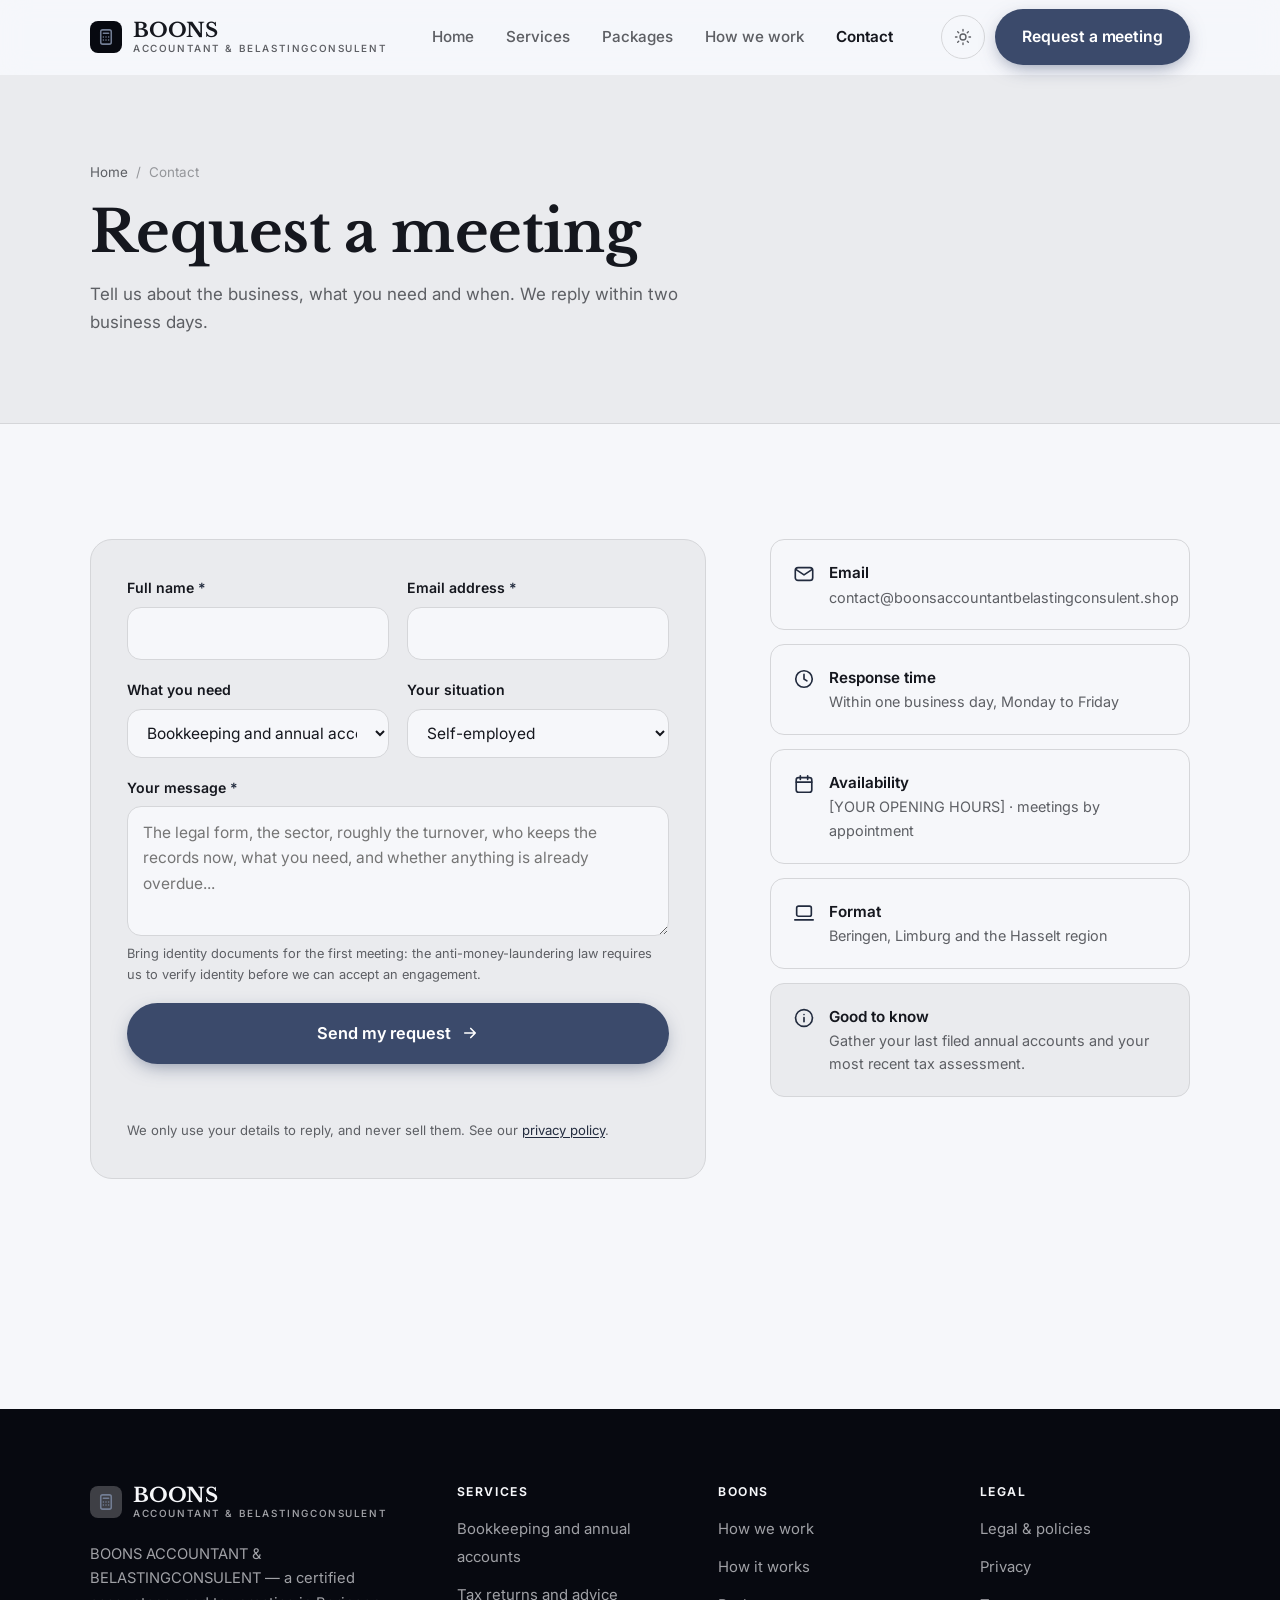
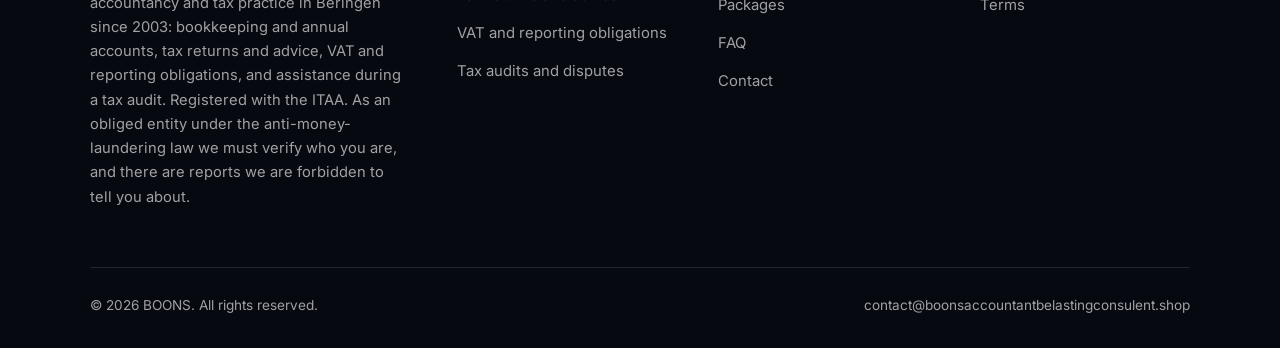
<file: contact.html>
<!DOCTYPE html>
<html lang="en" class="no-js">
<head>
<meta charset="utf-8">
<meta name="viewport" content="width=device-width, initial-scale=1">
<title>Contact — BOONS</title>
<meta name="description" content="Contact BOONS ACCOUNTANT &amp; BELASTINGCONSULENT in Beringen for a first meeting. We reply within two business days.">
<link rel="canonical" href="https://boonsaccountantbelastingconsulent.shop/contact.html">

<meta property="og:type" content="website">
<meta property="og:url" content="https://boonsaccountantbelastingconsulent.shop/contact.html">
<meta property="og:site_name" content="BOONS">
<meta property="og:locale" content="en_US">
<meta property="og:title" content="Contact — BOONS">
<meta property="og:description" content="Contact BOONS ACCOUNTANT &amp; BELASTINGCONSULENT in Beringen for a first meeting. We reply within two business days.">
<meta name="theme-color" content="#070910">

<link rel="icon" href="assets/img/favicon.svg" type="image/svg+xml">
<link rel="preconnect" href="https://fonts.googleapis.com">
<link rel="preconnect" href="https://fonts.gstatic.com" crossorigin>
<link rel="stylesheet" href="https://fonts.googleapis.com/css2?family=Libre+Baskerville:wght@400;700&family=Inter:wght@400..700&display=swap">
<link rel="stylesheet" href="assets/css/style.css">

<!-- Thème appliqué avant le premier rendu (évite le flash) -->
<script>
document.documentElement.classList.remove('no-js');
(function(){try{var t=localStorage.getItem('site-theme');if(t){document.documentElement.setAttribute('data-theme',t);}}catch(e){}})();
</script>
</head>

<body>
<a class="skip-link" href="#main">Skip to main content</a>

<header class="site-header">
  <nav class="wrap nav" aria-label="Main navigation">
    <a class="brand" href="index.html">
      <svg class="brand__mark" viewBox="0 0 64 64" aria-hidden="true">
        <rect class="bm-bg" width="64" height="64" rx="16"/>
        <g class="bm-ic" transform="translate(14 14) scale(1.5)" fill="none" stroke-width="2.1" stroke-linecap="round" stroke-linejoin="round"><rect x="5" y="2.5" width="14" height="19" rx="2.5"/><path d="M8.5 7h7M8.5 12h.01M12 12h.01M15.5 12h.01M8.5 16h.01M12 16h.01M15.5 16h.01"/></g>
      </svg>
      <span>BOONS<span class="brand__sub">ACCOUNTANT &amp; BELASTINGCONSULENT</span></span>
    </a>

    <ul class="nav__links" id="nav-links">
      <li><a href="index.html">Home</a></li>
      <li><a href="programs.html">Services</a></li>
      <li><a href="index.html#pricing">Packages</a></li>
      <li><a href="about.html">How we work</a></li>
      <li><a href="contact.html" aria-current="page">Contact</a></li>
      <li><a class="btn btn--primary" href="contact.html">Request a meeting</a></li>
    </ul>

    <div class="nav__cta">
      <button class="theme-toggle" type="button" aria-label="Switch to dark theme">
        <svg class="icon-sun" viewBox="0 0 24 24" fill="none" stroke="currentColor" stroke-width="1.8" stroke-linecap="round" aria-hidden="true"><circle cx="12" cy="12" r="4"/><path d="M12 2v2m0 16v2M2 12h2m16 0h2M4.9 4.9l1.4 1.4m11.4 11.4 1.4 1.4M19.1 4.9l-1.4 1.4M6.3 17.7l-1.4 1.4"/></svg>
        <svg class="icon-moon" viewBox="0 0 24 24" fill="none" stroke="currentColor" stroke-width="1.8" stroke-linecap="round" stroke-linejoin="round" aria-hidden="true"><path d="M21 12.8A9 9 0 1 1 11.2 3a7 7 0 0 0 9.8 9.8z"/></svg>
      </button>
      <a class="btn btn--primary" href="contact.html">Request a meeting</a>
      <button class="nav__toggle" type="button" aria-expanded="false" aria-controls="nav-links" aria-label="Open menu">
        <svg class="icon-open" viewBox="0 0 24 24" fill="none" stroke="currentColor" stroke-width="2" stroke-linecap="round" aria-hidden="true"><path d="M3 6h18M3 12h18M3 18h18"/></svg>
        <svg class="icon-close" viewBox="0 0 24 24" fill="none" stroke="currentColor" stroke-width="2" stroke-linecap="round" aria-hidden="true"><path d="M6 6l12 12M18 6L6 18"/></svg>
      </button>
    </div>
  </nav>
</header>

<main id="main">

<section class="page-head">
  <div class="wrap">
    <nav class="breadcrumb" aria-label="Breadcrumb">
      <a href="index.html">Home</a><span>/</span><span aria-current="page">Contact</span>
    </nav>
    <h1>Request a meeting</h1>
    <p>Tell us about the business, what you need and when. We reply within two business days.</p>
  </div>
</section>

<section class="section wrap">
  <div class="form-layout">

    <!--
      FORM: the action attribute holds a placeholder id. Create a free form at
      https://formspree.io and replace VOTRE_ID_FORMSPREE. Until then, the button
      opens the visitor's email app with a pre-filled message to contact@boonsaccountantbelastingconsulent.shop.
    -->
    <form class="form" id="contact-form" action="https://formspree.io/f/VOTRE_ID_FORMSPREE" method="POST"
          data-email="contact@boonsaccountantbelastingconsulent.shop" data-subject="New client enquiry"
          data-msg-mail="Your email app will open with the message ready to send." data-msg-sending="Sending…"
          data-msg-ok="Thanks! Your message is on its way. We reply within one business day." data-msg-err="Sending failed. Please email us directly at">
      <div class="form__row">
        <div class="field">
          <label for="nom">Full name <span class="req" aria-hidden="true">*</span></label>
          <input type="text" id="nom" name="nom" autocomplete="name" required>
        </div>
        <div class="field">
          <label for="email">Email address <span class="req" aria-hidden="true">*</span></label>
          <input type="email" id="email" name="email" autocomplete="email" required>
        </div>
      </div>

      <div class="form__row">
        <div class="field">
          <label for="programme">What you need</label>
          <select id="programme" name="programme">
            <option>Bookkeeping and annual accounts</option>
            <option>Tax returns and advice</option>
            <option>VAT and reporting obligations</option>
            <option>Tax audits and disputes</option>
            <option>Not sure yet</option>
          </select>
        </div>
        <div class="field">
          <label for="niveau">Your situation</label>
          <select id="niveau" name="niveau">
            <option>Self-employed</option>
            <option>A company</option>
            <option>A tax question</option>
            <option>A tax audit or dispute</option>
          </select>
        </div>
      </div>

      <div class="field">
        <label for="message">Your message <span class="req" aria-hidden="true">*</span></label>
        <textarea id="message" name="message" required placeholder="The legal form, the sector, roughly the turnover, who keeps the records now, what you need, and whether anything is already overdue..."></textarea>
        <span class="field__hint">Bring identity documents for the first meeting: the anti-money-laundering law requires us to verify identity before we can accept an engagement.</span>
      </div>

      <!-- Bot trap: hidden from humans -->
      <div class="visually-hidden" aria-hidden="true">
        <label for="site-web">Leave this field empty</label>
        <input type="text" id="site-web" name="_gotcha" tabindex="-1" autocomplete="off">
      </div>

      <button class="btn btn--primary btn--lg" type="submit">Send my request <svg viewBox="0 0 24 24" fill="none" stroke="currentColor" stroke-width="2.2" stroke-linecap="round" stroke-linejoin="round" aria-hidden="true"><path d="M5 12h14M13 6l6 6-6 6"/></svg></button>

      <p id="form-status" class="form__status" role="status" aria-live="polite"></p>

      <p class="form__note">
        We only use your details to reply, and never sell them. See our <a href="legal.html#privacy">privacy policy</a>.
      </p>
    </form>

    <aside class="contact-aside">
      <div class="contact-card">
        <svg viewBox="0 0 24 24" fill="none" stroke="currentColor" stroke-width="1.8" stroke-linecap="round" stroke-linejoin="round" aria-hidden="true"><rect x="2.5" y="5" width="19" height="14" rx="3"/><path d="M3 7l9 6 9-6"/></svg>
        <div><b>Email</b><a href="mailto:contact@boonsaccountantbelastingconsulent.shop">contact@boonsaccountantbelastingconsulent.shop</a></div>
      </div>
      <div class="contact-card">
        <svg viewBox="0 0 24 24" fill="none" stroke="currentColor" stroke-width="1.8" stroke-linecap="round" stroke-linejoin="round" aria-hidden="true"><circle cx="12" cy="12" r="9"/><path d="M12 7v5l3.2 2"/></svg>
        <div><b>Response time</b><span>Within one business day, Monday to Friday</span></div>
      </div>
      <div class="contact-card">
        <svg viewBox="0 0 24 24" fill="none" stroke="currentColor" stroke-width="1.8" stroke-linecap="round" stroke-linejoin="round" aria-hidden="true"><rect x="3.5" y="5" width="17" height="16" rx="2.5"/><path d="M8 3v4M16 3v4M3.5 10h17"/></svg>
        <div><b>Availability</b><span>[YOUR OPENING HOURS] · meetings by appointment</span></div>
      </div>
      <div class="contact-card">
        <svg viewBox="0 0 24 24" fill="none" stroke="currentColor" stroke-width="1.8" stroke-linecap="round" stroke-linejoin="round" aria-hidden="true"><rect x="4" y="4.5" width="16" height="11" rx="2"/><path d="M2 19.5h20"/></svg>
        <div><b>Format</b><span>Beringen, Limburg and the Hasselt region</span></div>
      </div>
      <div class="contact-card contact-card--soft">
        <svg viewBox="0 0 24 24" fill="none" stroke="currentColor" stroke-width="1.8" stroke-linecap="round" stroke-linejoin="round" aria-hidden="true"><circle cx="12" cy="12" r="9.2"/><path d="M12 16v-4.5M12 8.2v.1"/></svg>
        <div><b>Good to know</b><span>Gather your last filed annual accounts and your most recent tax assessment.</span></div>
      </div>
    </aside>

  </div>
</section>

</main>

<footer class="site-footer">
  <div class="wrap">
    <div class="footer__grid">
      <div class="footer__brand">
        <a class="brand" href="index.html">
          <svg class="brand__mark" viewBox="0 0 64 64" aria-hidden="true">
        <rect class="bm-bg" width="64" height="64" rx="16"/>
        <g class="bm-ic" transform="translate(14 14) scale(1.5)" fill="none" stroke-width="2.1" stroke-linecap="round" stroke-linejoin="round"><rect x="5" y="2.5" width="14" height="19" rx="2.5"/><path d="M8.5 7h7M8.5 12h.01M12 12h.01M15.5 12h.01M8.5 16h.01M12 16h.01M15.5 16h.01"/></g>
      </svg>
          <span>BOONS<span class="brand__sub">ACCOUNTANT &amp; BELASTINGCONSULENT</span></span>
        </a>
        <p>BOONS ACCOUNTANT &amp; BELASTINGCONSULENT — a certified accountancy and tax practice in Beringen since 2003: bookkeeping and annual accounts, tax returns and advice, VAT and reporting obligations, and assistance during a tax audit. Registered with the ITAA. As an obliged entity under the anti-money-laundering law we must verify who you are, and there are reports we are forbidden to tell you about.</p>
      </div>

      <div class="footer__col">
        <h4>Services</h4>
        <ul>
          <li><a href="programs.html#bookkeeping">Bookkeeping and annual accounts</a></li>
          <li><a href="programs.html#tax">Tax returns and advice</a></li>
          <li><a href="programs.html#vat">VAT and reporting obligations</a></li>
          <li><a href="programs.html#audits">Tax audits and disputes</a></li>
        </ul>
      </div>

      <div class="footer__col">
        <h4>BOONS</h4>
        <ul>
          <li><a href="about.html">How we work</a></li>
          <li><a href="index.html#how-it-works">How it works</a></li>
          <li><a href="index.html#pricing">Packages</a></li>
          <li><a href="index.html#faq">FAQ</a></li>
          <li><a href="contact.html">Contact</a></li>
        </ul>
      </div>

      <div class="footer__col">
        <h4>Legal</h4>
        <ul>
          <li><a href="legal.html">Legal &amp; policies</a></li>
          <li><a href="legal.html#privacy">Privacy</a></li>
          <li><a href="legal.html#terms">Terms</a></li>
        </ul>
      </div>
    </div>

    <div class="footer__bottom">
      <p>© <span data-year>2026</span> BOONS. All rights reserved.</p>
      <p><a href="mailto:contact@boonsaccountantbelastingconsulent.shop">contact@boonsaccountantbelastingconsulent.shop</a></p>
    </div>
  </div>
</footer>

<script src="assets/js/main.js" defer></script>
</body>
</html>
</file>
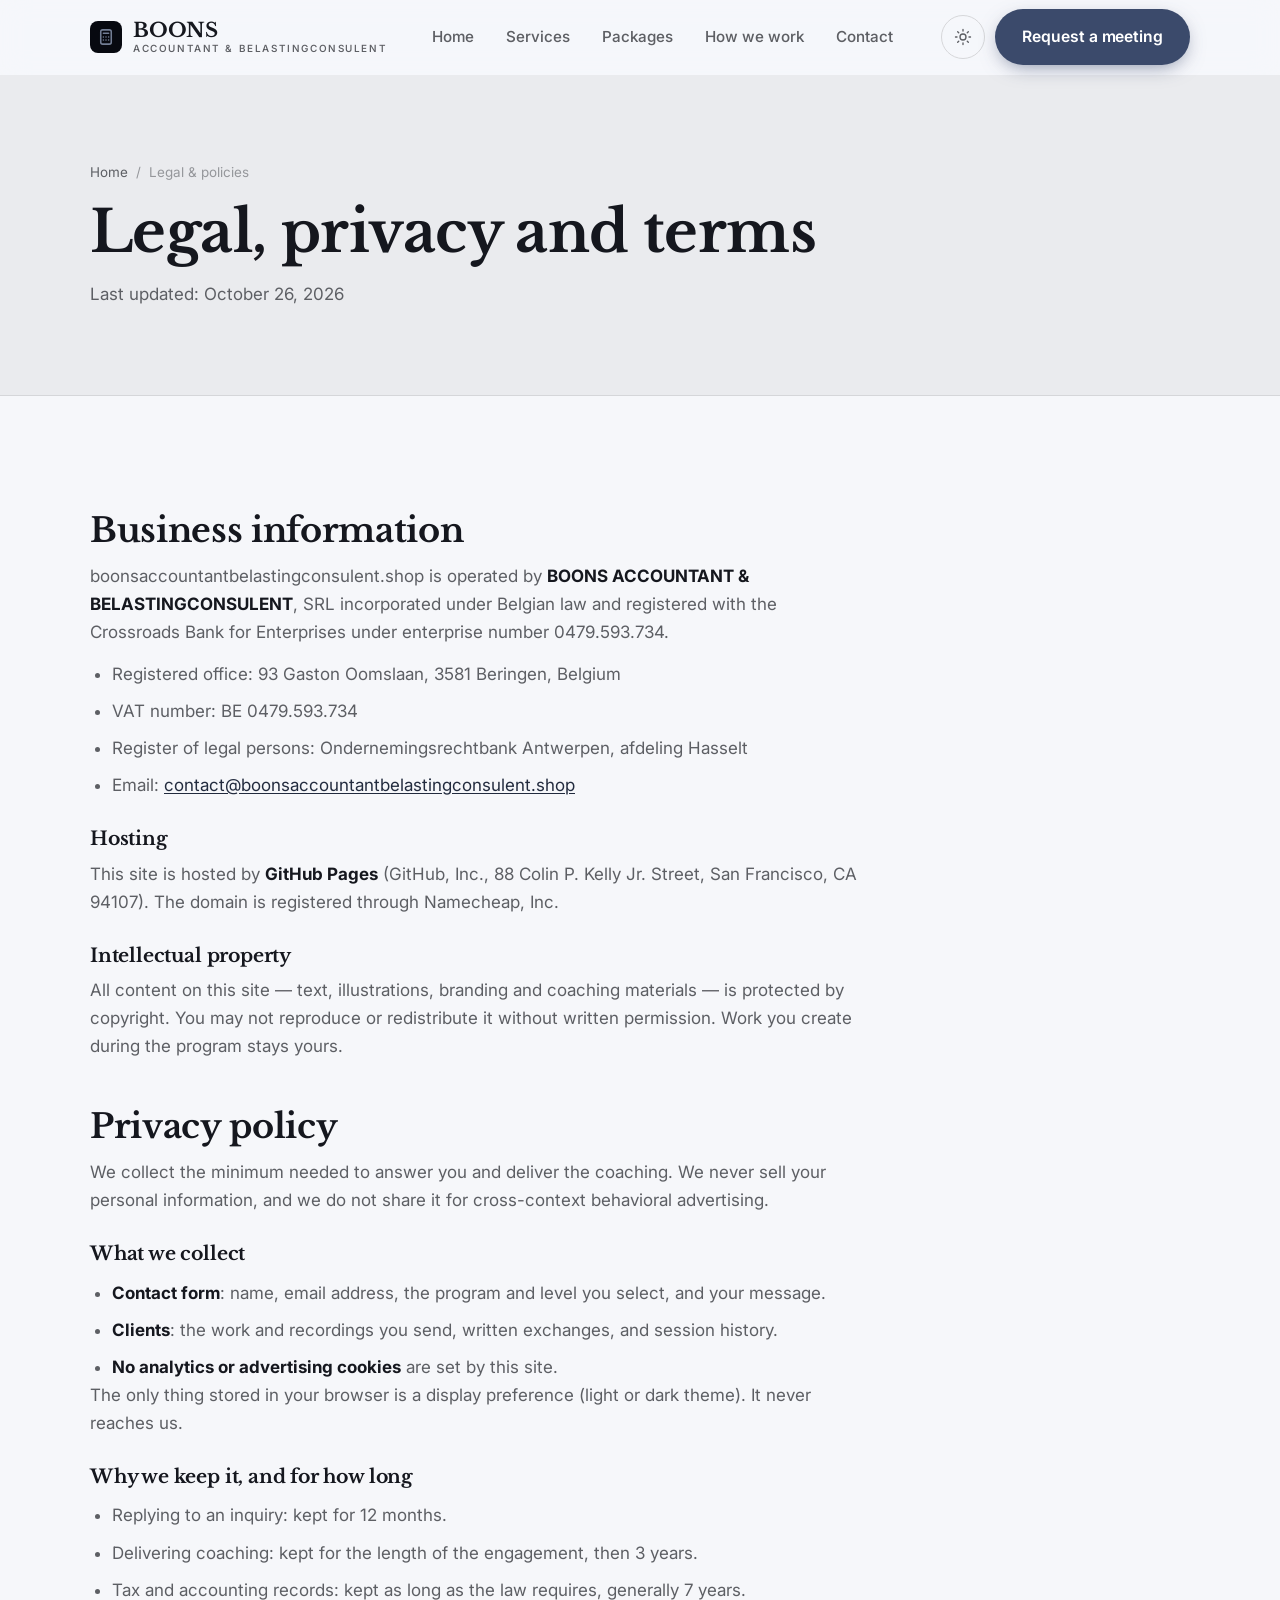
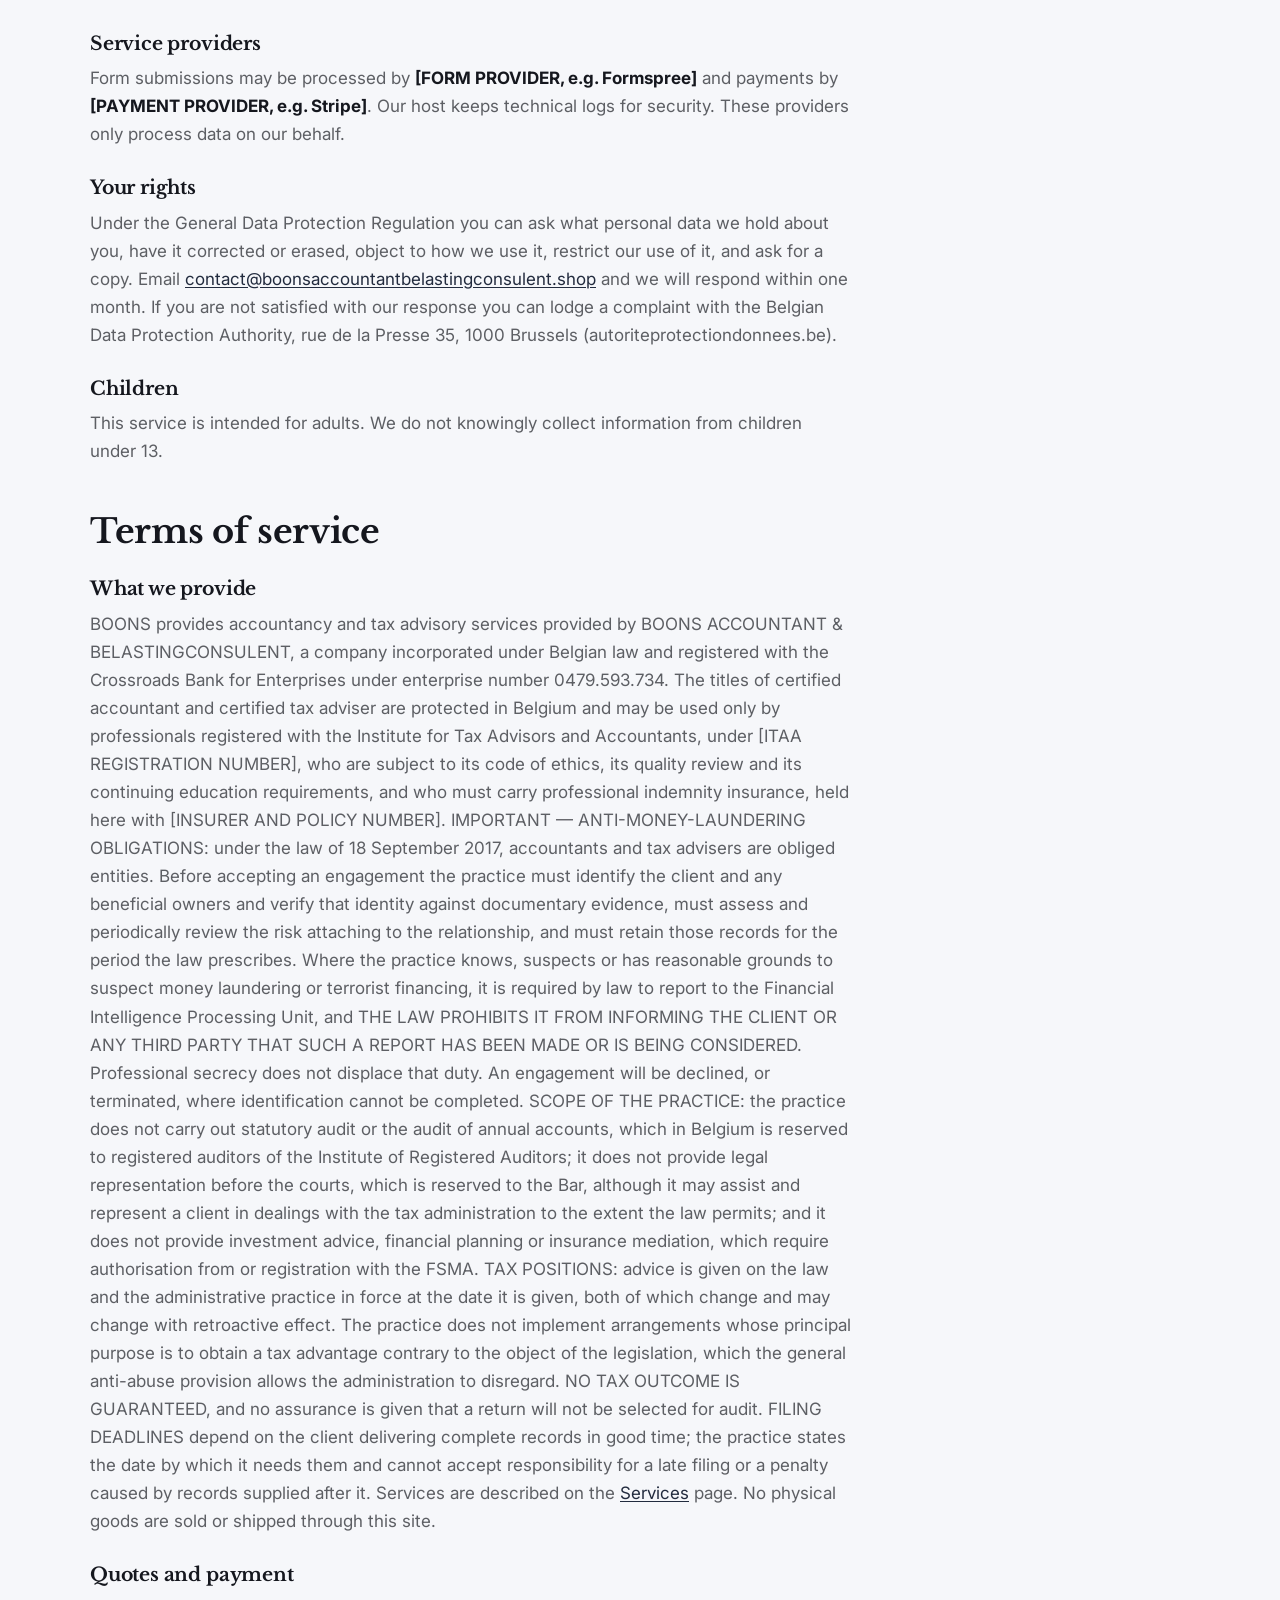
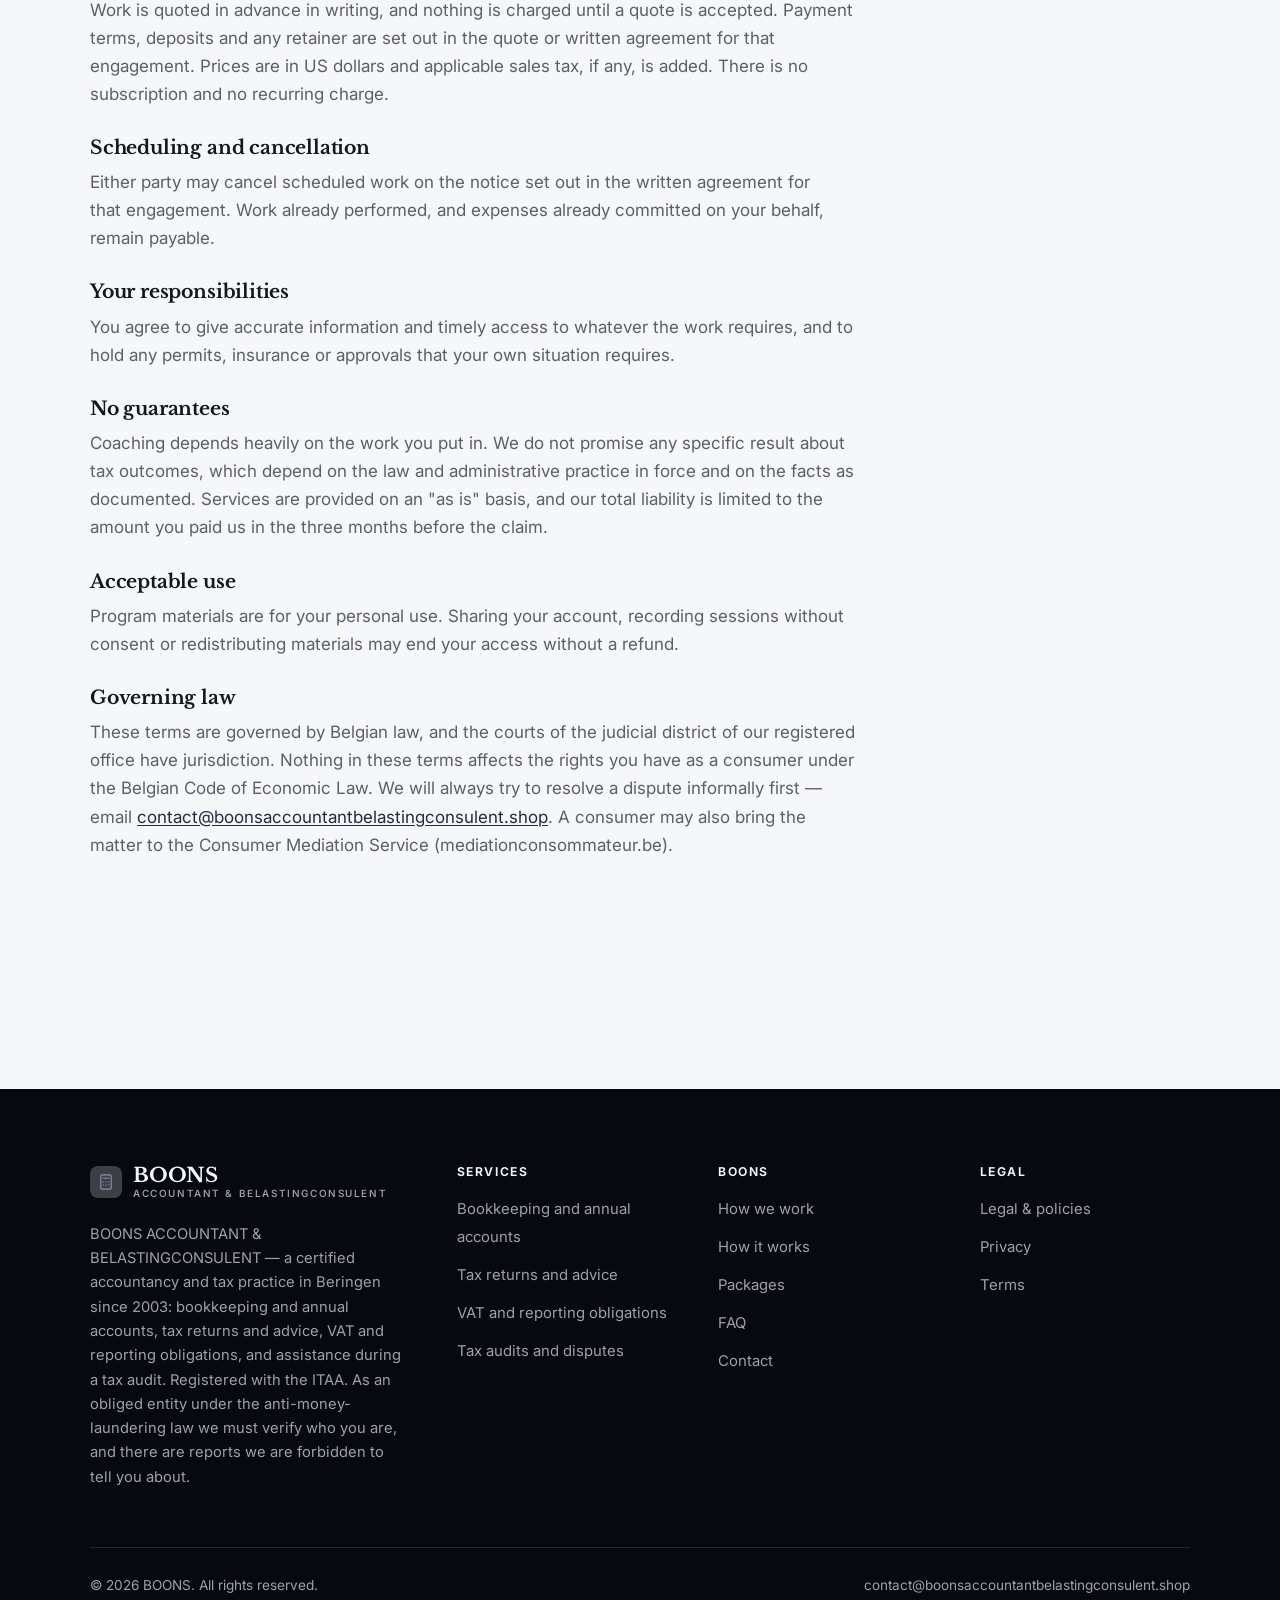
<file: legal.html>
<!DOCTYPE html>
<html lang="en" class="no-js">
<head>
<meta charset="utf-8">
<meta name="viewport" content="width=device-width, initial-scale=1">
<title>Legal, privacy and terms — BOONS</title>
<meta name="description" content="Business information, privacy policy and terms of service for BOONS.">
<meta name="robots" content="noindex">

<meta property="og:type" content="website">
<meta property="og:url" content="https://boonsaccountantbelastingconsulent.shop/legal.html">
<meta property="og:site_name" content="BOONS">
<meta property="og:locale" content="en_US">
<meta property="og:title" content="Legal, privacy and terms — BOONS">
<meta property="og:description" content="Business information, privacy policy and terms of service for BOONS.">
<meta name="theme-color" content="#070910">

<link rel="icon" href="assets/img/favicon.svg" type="image/svg+xml">
<link rel="preconnect" href="https://fonts.googleapis.com">
<link rel="preconnect" href="https://fonts.gstatic.com" crossorigin>
<link rel="stylesheet" href="https://fonts.googleapis.com/css2?family=Libre+Baskerville:wght@400;700&family=Inter:wght@400..700&display=swap">
<link rel="stylesheet" href="assets/css/style.css">

<!-- Thème appliqué avant le premier rendu (évite le flash) -->
<script>
document.documentElement.classList.remove('no-js');
(function(){try{var t=localStorage.getItem('site-theme');if(t){document.documentElement.setAttribute('data-theme',t);}}catch(e){}})();
</script>
</head>

<body>
<a class="skip-link" href="#main">Skip to main content</a>

<header class="site-header">
  <nav class="wrap nav" aria-label="Main navigation">
    <a class="brand" href="index.html">
      <svg class="brand__mark" viewBox="0 0 64 64" aria-hidden="true">
        <rect class="bm-bg" width="64" height="64" rx="16"/>
        <g class="bm-ic" transform="translate(14 14) scale(1.5)" fill="none" stroke-width="2.1" stroke-linecap="round" stroke-linejoin="round"><rect x="5" y="2.5" width="14" height="19" rx="2.5"/><path d="M8.5 7h7M8.5 12h.01M12 12h.01M15.5 12h.01M8.5 16h.01M12 16h.01M15.5 16h.01"/></g>
      </svg>
      <span>BOONS<span class="brand__sub">ACCOUNTANT &amp; BELASTINGCONSULENT</span></span>
    </a>

    <ul class="nav__links" id="nav-links">
      <li><a href="index.html">Home</a></li>
      <li><a href="programs.html">Services</a></li>
      <li><a href="index.html#pricing">Packages</a></li>
      <li><a href="about.html">How we work</a></li>
      <li><a href="contact.html">Contact</a></li>
      <li><a class="btn btn--primary" href="contact.html">Request a meeting</a></li>
    </ul>

    <div class="nav__cta">
      <button class="theme-toggle" type="button" aria-label="Switch to dark theme">
        <svg class="icon-sun" viewBox="0 0 24 24" fill="none" stroke="currentColor" stroke-width="1.8" stroke-linecap="round" aria-hidden="true"><circle cx="12" cy="12" r="4"/><path d="M12 2v2m0 16v2M2 12h2m16 0h2M4.9 4.9l1.4 1.4m11.4 11.4 1.4 1.4M19.1 4.9l-1.4 1.4M6.3 17.7l-1.4 1.4"/></svg>
        <svg class="icon-moon" viewBox="0 0 24 24" fill="none" stroke="currentColor" stroke-width="1.8" stroke-linecap="round" stroke-linejoin="round" aria-hidden="true"><path d="M21 12.8A9 9 0 1 1 11.2 3a7 7 0 0 0 9.8 9.8z"/></svg>
      </button>
      <a class="btn btn--primary" href="contact.html">Request a meeting</a>
      <button class="nav__toggle" type="button" aria-expanded="false" aria-controls="nav-links" aria-label="Open menu">
        <svg class="icon-open" viewBox="0 0 24 24" fill="none" stroke="currentColor" stroke-width="2" stroke-linecap="round" aria-hidden="true"><path d="M3 6h18M3 12h18M3 18h18"/></svg>
        <svg class="icon-close" viewBox="0 0 24 24" fill="none" stroke="currentColor" stroke-width="2" stroke-linecap="round" aria-hidden="true"><path d="M6 6l12 12M18 6L6 18"/></svg>
      </button>
    </div>
  </nav>
</header>

<main id="main">

<section class="page-head">
  <div class="wrap">
    <nav class="breadcrumb" aria-label="Breadcrumb">
      <a href="index.html">Home</a><span>/</span><span aria-current="page">Legal &amp; policies</span>
    </nav>
    <h1>Legal, privacy and terms</h1>
    <p>Last updated: <time datetime="2026-10-26">October 26, 2026</time></p>
  </div>
</section>

<section class="section wrap">
  <div class="prose">

    <!--
      TO DO: this is a skeleton, not legal advice. Replace every [BRACKET] with
      your real details before selling, and have a lawyer review it if you can.
      Consumer protection rules differ by state.
    -->

    <h2 id="business">Business information</h2>
    <p>
      boonsaccountantbelastingconsulent.shop is operated by <strong>BOONS ACCOUNTANT &amp; BELASTINGCONSULENT</strong>,
      SRL incorporated under Belgian law and registered with the
      Crossroads Bank for Enterprises under enterprise number 0479.593.734.
    </p>
    <ul>
      <li>Registered office: 93 Gaston Oomslaan, 3581 Beringen, Belgium</li>
      <li>VAT number: BE 0479.593.734</li>
      <li>Register of legal persons: Ondernemingsrechtbank Antwerpen, afdeling Hasselt</li>
      <li>Email: <a href="mailto:contact@boonsaccountantbelastingconsulent.shop">contact@boonsaccountantbelastingconsulent.shop</a></li>
    </ul>

    <h3>Hosting</h3>
    <p>
      This site is hosted by <strong>GitHub Pages</strong> (GitHub, Inc., 88 Colin P. Kelly Jr. Street,
      San Francisco, CA 94107). The domain is registered through Namecheap, Inc.
    </p>

    <h3>Intellectual property</h3>
    <p>
      All content on this site — text, illustrations, branding and coaching materials — is protected by
      copyright. You may not reproduce or redistribute it without written permission. Work you create during
      the program stays yours.
    </p>

    <h2 id="privacy">Privacy policy</h2>
    <p>
      We collect the minimum needed to answer you and deliver the coaching. We never sell your personal
      information, and we do not share it for cross-context behavioral advertising.
    </p>
    <h3>What we collect</h3>
    <ul>
      <li><strong>Contact form</strong>: name, email address, the program and level you select, and your message.</li>
      <li><strong>Clients</strong>: the work and recordings you send, written exchanges, and session history.</li>
      <li><strong>No analytics or advertising cookies</strong> are set by this site.</li>
    </ul>
    <p>
      The only thing stored in your browser is a display preference (light or dark theme). It never reaches us.
    </p>
    <h3>Why we keep it, and for how long</h3>
    <ul>
      <li>Replying to an inquiry: kept for 12 months.</li>
      <li>Delivering coaching: kept for the length of the engagement, then 3 years.</li>
      <li>Tax and accounting records: kept as long as the law requires, generally 7 years.</li>
    </ul>
    <h3>Service providers</h3>
    <p>
      Form submissions may be processed by <strong>[FORM PROVIDER, e.g. Formspree]</strong> and payments by
      <strong>[PAYMENT PROVIDER, e.g. Stripe]</strong>. Our host keeps technical logs for security. These
      providers only process data on our behalf.
    </p>
    <h3>Your rights</h3>
    <p>
      Under the General Data Protection Regulation you can ask what personal data we hold about you,
      have it corrected or erased, object to how we use it, restrict our use of it, and ask for a copy.
      Email <a href="mailto:contact@boonsaccountantbelastingconsulent.shop">contact@boonsaccountantbelastingconsulent.shop</a> and we will respond within one month. If you are not
      satisfied with our response you can lodge a complaint with the Belgian Data Protection Authority,
      rue de la Presse 35, 1000 Brussels (autoriteprotectiondonnees.be).
    </p>
    <h3>Children</h3>
    <p>
      This service is intended for adults. We do not knowingly collect information from children under 13.
    </p>

    <h2 id="terms">Terms of service</h2>
    <h3>What we provide</h3>
    <p>
      BOONS provides accountancy and tax advisory services provided by BOONS ACCOUNTANT &amp; BELASTINGCONSULENT, a company incorporated under Belgian law and registered with the Crossroads Bank for Enterprises under enterprise number 0479.593.734. The titles of certified accountant and certified tax adviser are protected in Belgium and may be used only by professionals registered with the Institute for Tax Advisors and Accountants, under [ITAA REGISTRATION NUMBER], who are subject to its code of ethics, its quality review and its continuing education requirements, and who must carry professional indemnity insurance, held here with [INSURER AND POLICY NUMBER]. IMPORTANT — ANTI-MONEY-LAUNDERING OBLIGATIONS: under the law of 18 September 2017, accountants and tax advisers are obliged entities. Before accepting an engagement the practice must identify the client and any beneficial owners and verify that identity against documentary evidence, must assess and periodically review the risk attaching to the relationship, and must retain those records for the period the law prescribes. Where the practice knows, suspects or has reasonable grounds to suspect money laundering or terrorist financing, it is required by law to report to the Financial Intelligence Processing Unit, and THE LAW PROHIBITS IT FROM INFORMING THE CLIENT OR ANY THIRD PARTY THAT SUCH A REPORT HAS BEEN MADE OR IS BEING CONSIDERED. Professional secrecy does not displace that duty. An engagement will be declined, or terminated, where identification cannot be completed. SCOPE OF THE PRACTICE: the practice does not carry out statutory audit or the audit of annual accounts, which in Belgium is reserved to registered auditors of the Institute of Registered Auditors; it does not provide legal representation before the courts, which is reserved to the Bar, although it may assist and represent a client in dealings with the tax administration to the extent the law permits; and it does not provide investment advice, financial planning or insurance mediation, which require authorisation from or registration with the FSMA. TAX POSITIONS: advice is given on the law and the administrative practice in force at the date it is given, both of which change and may change with retroactive effect. The practice does not implement arrangements whose principal purpose is to obtain a tax advantage contrary to the object of the legislation, which the general anti-abuse provision allows the administration to disregard. NO TAX OUTCOME IS GUARANTEED, and no assurance is given that a return will not be selected for audit. FILING DEADLINES depend on the client delivering complete records in good time; the practice states the date by which it needs them and cannot accept responsibility for a late filing or a penalty caused by records supplied after it. Services are described on the
      <a href="programs.html">Services</a> page. No physical goods are sold or shipped through this site.
    </p>
    <h3>Quotes and payment</h3>
    <p>
      Work is quoted in advance in writing, and nothing is charged until a quote is accepted. Payment terms,
      deposits and any retainer are set out in the quote or written agreement for that engagement. Prices are in
      US dollars and applicable sales tax, if any, is added. There is no subscription and no recurring charge.
    </p>
    <h3>Scheduling and cancellation</h3>
    <p>
      Either party may cancel scheduled work on the notice set out in the written agreement for that engagement.
      Work already performed, and expenses already committed on your behalf, remain payable.
    </p>
    <h3>Your responsibilities</h3>
    <p>
      You agree to give accurate information and timely access to whatever the work requires, and to hold any
      permits, insurance or approvals that your own situation requires.
    </p>

    <h3>No guarantees</h3>
    <p>
      Coaching depends heavily on the work you put in. We do not promise any specific result
      about tax outcomes, which depend on the law and administrative practice in force and on the facts as documented. Services are provided on an "as is" basis, and our total
      liability is limited to the amount you paid us in the three months before the claim.
    </p>
    <h3>Acceptable use</h3>
    <p>
      Program materials are for your personal use. Sharing your account, recording sessions without consent
      or redistributing materials may end your access without a refund.
    </p>
    <h3>Governing law</h3>
    <p>
      These terms are governed by Belgian law, and the courts of the judicial district of our
      registered office have jurisdiction. Nothing in these terms affects the rights you have as a
      consumer under the Belgian Code of Economic Law. We will always try to resolve a dispute
      informally first — email <a href="mailto:contact@boonsaccountantbelastingconsulent.shop">contact@boonsaccountantbelastingconsulent.shop</a>. A consumer may also bring the
      matter to the Consumer Mediation Service (mediationconsommateur.be).
    </p>

  </div>
</section>

</main>

<footer class="site-footer">
  <div class="wrap">
    <div class="footer__grid">
      <div class="footer__brand">
        <a class="brand" href="index.html">
          <svg class="brand__mark" viewBox="0 0 64 64" aria-hidden="true">
        <rect class="bm-bg" width="64" height="64" rx="16"/>
        <g class="bm-ic" transform="translate(14 14) scale(1.5)" fill="none" stroke-width="2.1" stroke-linecap="round" stroke-linejoin="round"><rect x="5" y="2.5" width="14" height="19" rx="2.5"/><path d="M8.5 7h7M8.5 12h.01M12 12h.01M15.5 12h.01M8.5 16h.01M12 16h.01M15.5 16h.01"/></g>
      </svg>
          <span>BOONS<span class="brand__sub">ACCOUNTANT &amp; BELASTINGCONSULENT</span></span>
        </a>
        <p>BOONS ACCOUNTANT &amp; BELASTINGCONSULENT — a certified accountancy and tax practice in Beringen since 2003: bookkeeping and annual accounts, tax returns and advice, VAT and reporting obligations, and assistance during a tax audit. Registered with the ITAA. As an obliged entity under the anti-money-laundering law we must verify who you are, and there are reports we are forbidden to tell you about.</p>
      </div>

      <div class="footer__col">
        <h4>Services</h4>
        <ul>
          <li><a href="programs.html#bookkeeping">Bookkeeping and annual accounts</a></li>
          <li><a href="programs.html#tax">Tax returns and advice</a></li>
          <li><a href="programs.html#vat">VAT and reporting obligations</a></li>
          <li><a href="programs.html#audits">Tax audits and disputes</a></li>
        </ul>
      </div>

      <div class="footer__col">
        <h4>BOONS</h4>
        <ul>
          <li><a href="about.html">How we work</a></li>
          <li><a href="index.html#how-it-works">How it works</a></li>
          <li><a href="index.html#pricing">Packages</a></li>
          <li><a href="index.html#faq">FAQ</a></li>
          <li><a href="contact.html">Contact</a></li>
        </ul>
      </div>

      <div class="footer__col">
        <h4>Legal</h4>
        <ul>
          <li><a href="legal.html">Legal &amp; policies</a></li>
          <li><a href="legal.html#privacy">Privacy</a></li>
          <li><a href="legal.html#terms">Terms</a></li>
        </ul>
      </div>
    </div>

    <div class="footer__bottom">
      <p>© <span data-year>2026</span> BOONS. All rights reserved.</p>
      <p><a href="mailto:contact@boonsaccountantbelastingconsulent.shop">contact@boonsaccountantbelastingconsulent.shop</a></p>
    </div>
  </div>
</footer>

<script src="assets/js/main.js" defer></script>
</body>
</html>
</file>
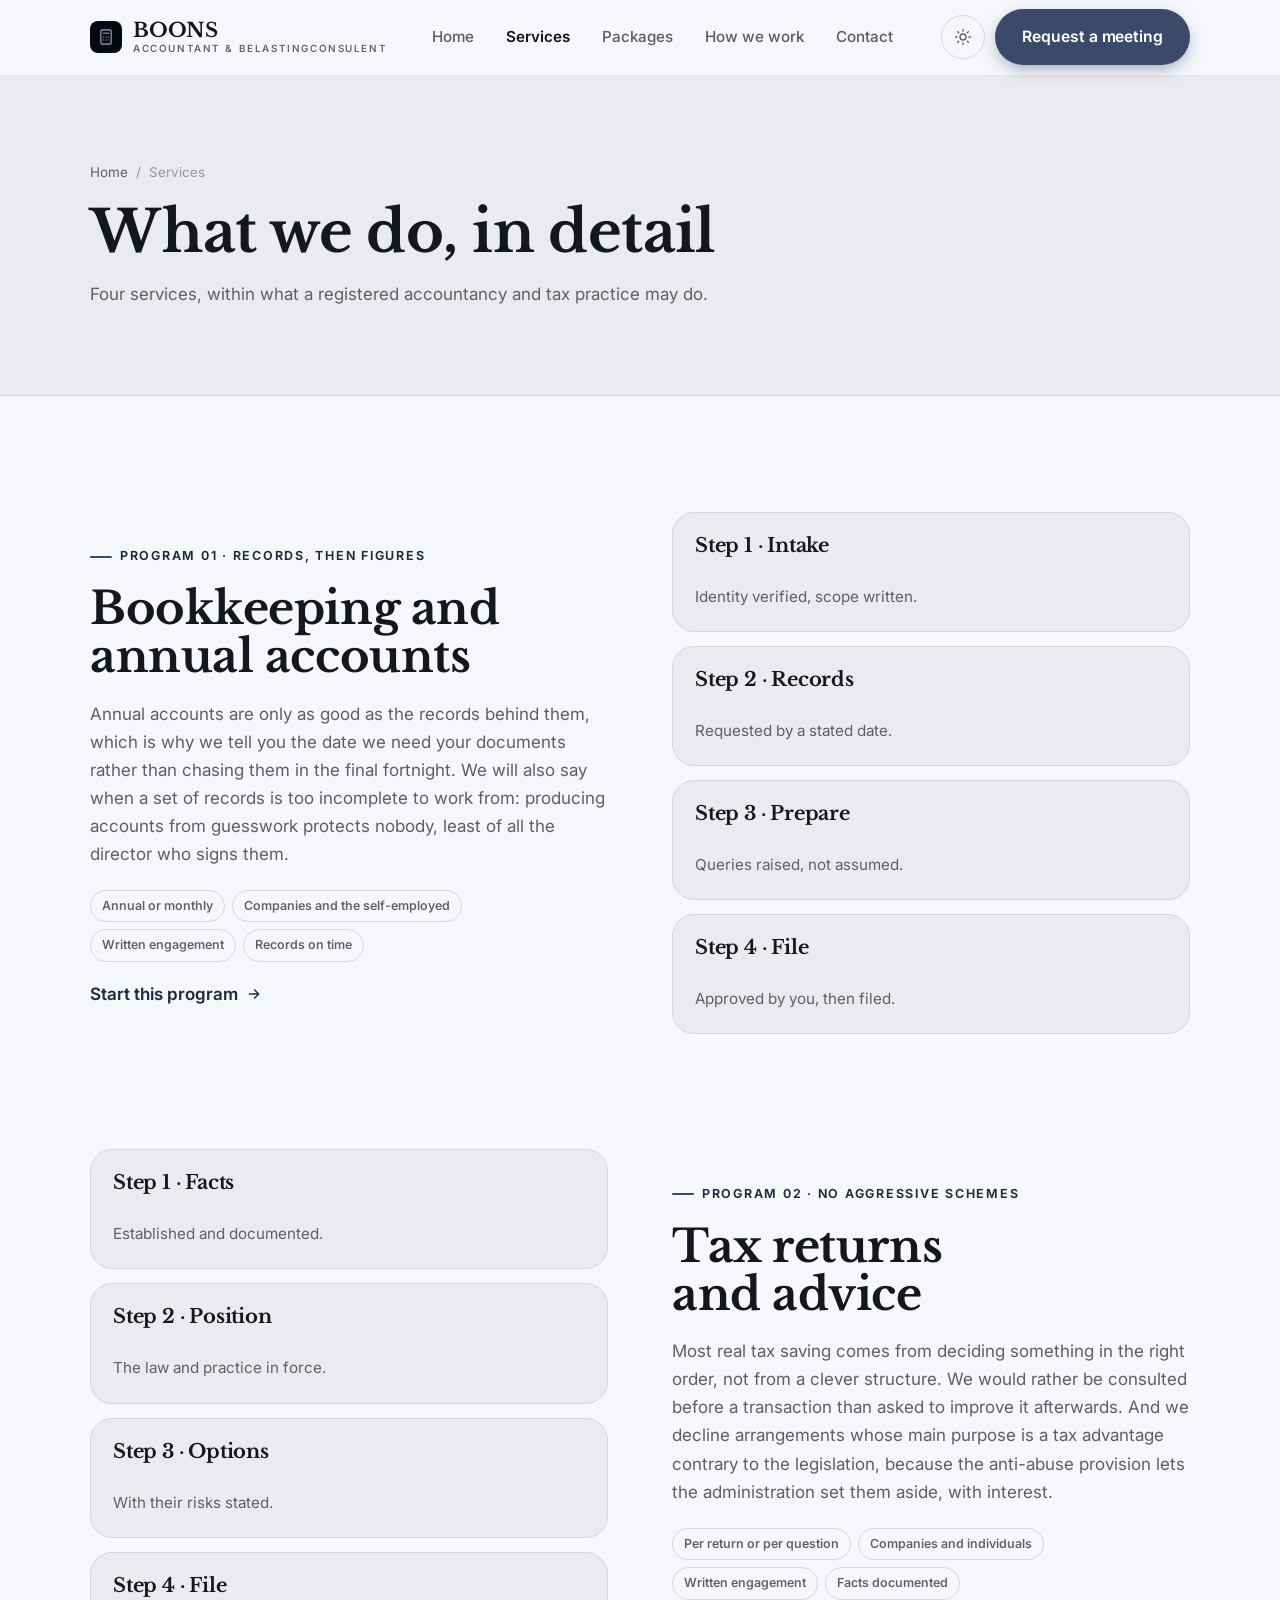
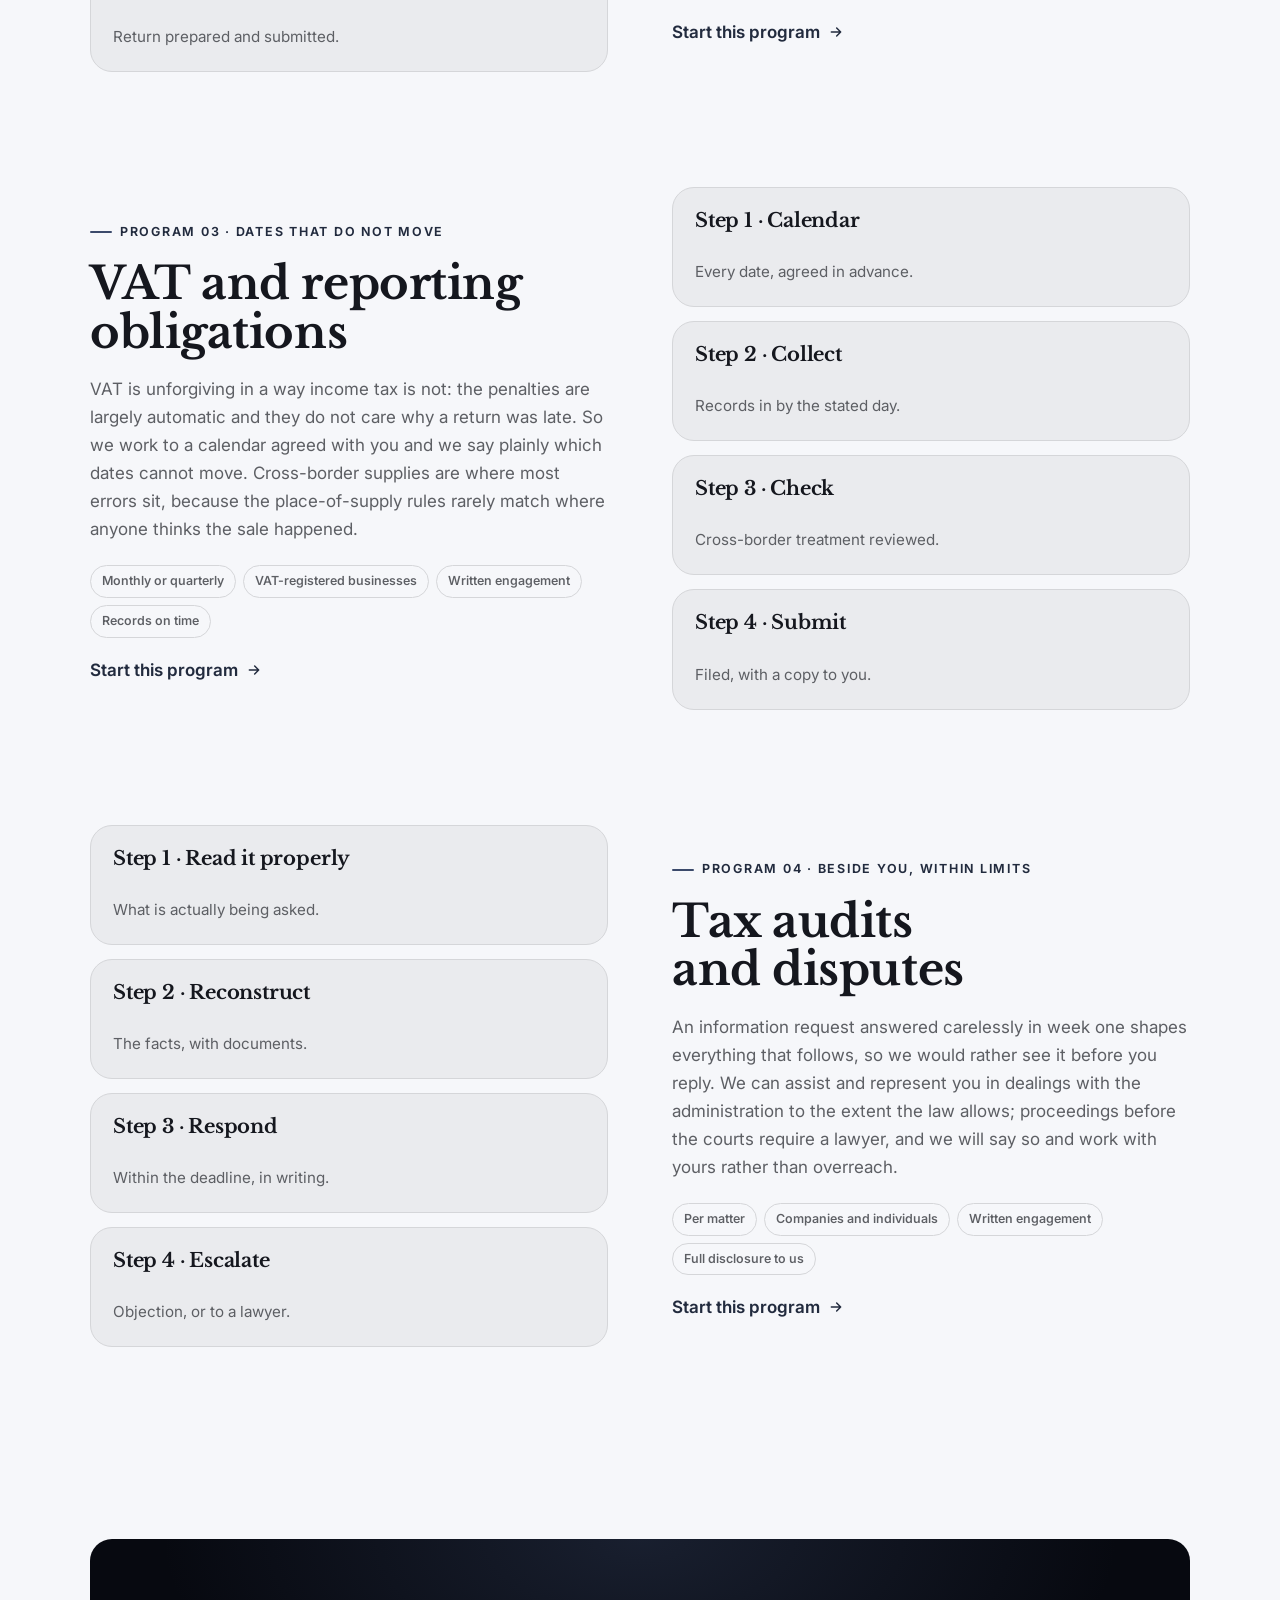
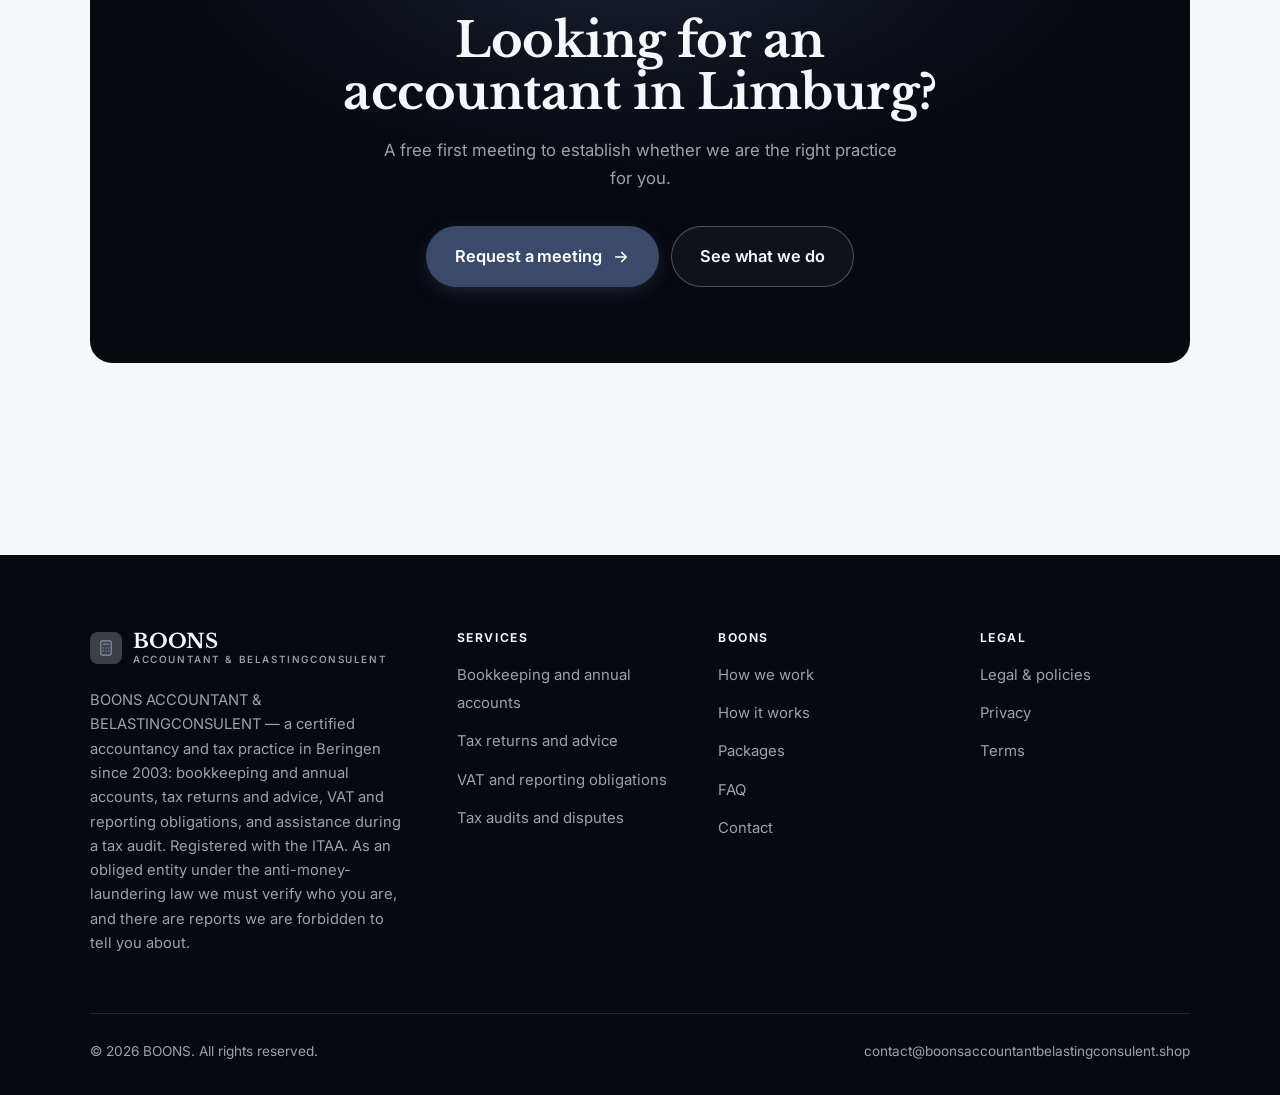
<file: programs.html>
<!DOCTYPE html>
<html lang="en" class="no-js">
<head>
<meta charset="utf-8">
<meta name="viewport" content="width=device-width, initial-scale=1">
<title>Services — BOONS</title>
<meta name="description" content="What BOONS does: bookkeeping and annual accounts, tax returns and advice, VAT and reporting obligations, and tax audits and disputes.">
<link rel="canonical" href="https://boonsaccountantbelastingconsulent.shop/programs.html">

<meta property="og:type" content="website">
<meta property="og:url" content="https://boonsaccountantbelastingconsulent.shop/programs.html">
<meta property="og:site_name" content="BOONS">
<meta property="og:locale" content="en_US">
<meta property="og:title" content="Services — BOONS">
<meta property="og:description" content="What BOONS does: bookkeeping and annual accounts, tax returns and advice, VAT and reporting obligations, and tax audits and disputes.">
<meta name="theme-color" content="#070910">

<link rel="icon" href="assets/img/favicon.svg" type="image/svg+xml">
<link rel="preconnect" href="https://fonts.googleapis.com">
<link rel="preconnect" href="https://fonts.gstatic.com" crossorigin>
<link rel="stylesheet" href="https://fonts.googleapis.com/css2?family=Libre+Baskerville:wght@400;700&family=Inter:wght@400..700&display=swap">
<link rel="stylesheet" href="assets/css/style.css">

<!-- Thème appliqué avant le premier rendu (évite le flash) -->
<script>
document.documentElement.classList.remove('no-js');
(function(){try{var t=localStorage.getItem('site-theme');if(t){document.documentElement.setAttribute('data-theme',t);}}catch(e){}})();
</script>
</head>

<body>
<a class="skip-link" href="#main">Skip to main content</a>

<header class="site-header">
  <nav class="wrap nav" aria-label="Main navigation">
    <a class="brand" href="index.html">
      <svg class="brand__mark" viewBox="0 0 64 64" aria-hidden="true">
        <rect class="bm-bg" width="64" height="64" rx="16"/>
        <g class="bm-ic" transform="translate(14 14) scale(1.5)" fill="none" stroke-width="2.1" stroke-linecap="round" stroke-linejoin="round"><rect x="5" y="2.5" width="14" height="19" rx="2.5"/><path d="M8.5 7h7M8.5 12h.01M12 12h.01M15.5 12h.01M8.5 16h.01M12 16h.01M15.5 16h.01"/></g>
      </svg>
      <span>BOONS<span class="brand__sub">ACCOUNTANT &amp; BELASTINGCONSULENT</span></span>
    </a>

    <ul class="nav__links" id="nav-links">
      <li><a href="index.html">Home</a></li>
      <li><a href="programs.html" aria-current="page">Services</a></li>
      <li><a href="index.html#pricing">Packages</a></li>
      <li><a href="about.html">How we work</a></li>
      <li><a href="contact.html">Contact</a></li>
      <li><a class="btn btn--primary" href="contact.html">Request a meeting</a></li>
    </ul>

    <div class="nav__cta">
      <button class="theme-toggle" type="button" aria-label="Switch to dark theme">
        <svg class="icon-sun" viewBox="0 0 24 24" fill="none" stroke="currentColor" stroke-width="1.8" stroke-linecap="round" aria-hidden="true"><circle cx="12" cy="12" r="4"/><path d="M12 2v2m0 16v2M2 12h2m16 0h2M4.9 4.9l1.4 1.4m11.4 11.4 1.4 1.4M19.1 4.9l-1.4 1.4M6.3 17.7l-1.4 1.4"/></svg>
        <svg class="icon-moon" viewBox="0 0 24 24" fill="none" stroke="currentColor" stroke-width="1.8" stroke-linecap="round" stroke-linejoin="round" aria-hidden="true"><path d="M21 12.8A9 9 0 1 1 11.2 3a7 7 0 0 0 9.8 9.8z"/></svg>
      </button>
      <a class="btn btn--primary" href="contact.html">Request a meeting</a>
      <button class="nav__toggle" type="button" aria-expanded="false" aria-controls="nav-links" aria-label="Open menu">
        <svg class="icon-open" viewBox="0 0 24 24" fill="none" stroke="currentColor" stroke-width="2" stroke-linecap="round" aria-hidden="true"><path d="M3 6h18M3 12h18M3 18h18"/></svg>
        <svg class="icon-close" viewBox="0 0 24 24" fill="none" stroke="currentColor" stroke-width="2" stroke-linecap="round" aria-hidden="true"><path d="M6 6l12 12M18 6L6 18"/></svg>
      </button>
    </div>
  </nav>
</header>

<main id="main">

<section class="page-head">
  <div class="wrap">
    <nav class="breadcrumb" aria-label="Breadcrumb">
      <a href="index.html">Home</a><span>/</span><span aria-current="page">Services</span>
    </nav>
    <h1>What we do, in detail</h1>
    <p>Four services, within what a registered accountancy and tax practice may do.</p>
  </div>
</section>

<section class="section wrap" id="bookkeeping">
  <div class="split reveal">
    <div>
      <span class="eyebrow">Program 01 · Records, then figures</span>
      <h2>Bookkeeping and annual accounts</h2>
      <p>Annual accounts are only as good as the records behind them, which is why we tell you the date we need your documents rather than chasing them in the final fortnight. We will also say when a set of records is too incomplete to work from: producing accounts from guesswork protects nobody, least of all the director who signs them.</p>
      <ul class="tags"><li>Annual or monthly</li><li>Companies and the self-employed</li><li>Written engagement</li><li>Records on time</li></ul>
      <p><a class="arrow-link" href="contact.html">Start this program <svg viewBox="0 0 24 24" fill="none" stroke="currentColor" stroke-width="2.2" stroke-linecap="round" stroke-linejoin="round" aria-hidden="true"><path d="M5 12h14M13 6l6 6-6 6"/></svg></a></p>
    </div>
    <div class="grid grid--2 grid--tight">
      <article class="card card--sm">
        <h3>Step 1 · Intake</h3>
        <p>Identity verified, scope written.</p>
      </article>
      <article class="card card--sm">
        <h3>Step 2 · Records</h3>
        <p>Requested by a stated date.</p>
      </article>
      <article class="card card--sm">
        <h3>Step 3 · Prepare</h3>
        <p>Queries raised, not assumed.</p>
      </article>
      <article class="card card--sm">
        <h3>Step 4 · File</h3>
        <p>Approved by you, then filed.</p>
      </article>
    </div>
  </div>
</section>

<section class="section section--flush wrap" id="tax">
  <div class="split reveal">
    <div class="grid grid--2 grid--tight">
      <article class="card card--sm">
        <h3>Step 1 · Facts</h3>
        <p>Established and documented.</p>
      </article>
      <article class="card card--sm">
        <h3>Step 2 · Position</h3>
        <p>The law and practice in force.</p>
      </article>
      <article class="card card--sm">
        <h3>Step 3 · Options</h3>
        <p>With their risks stated.</p>
      </article>
      <article class="card card--sm">
        <h3>Step 4 · File</h3>
        <p>Return prepared and submitted.</p>
      </article>
    </div>
    <div>
      <span class="eyebrow">Program 02 · No aggressive schemes</span>
      <h2>Tax returns and advice</h2>
      <p>Most real tax saving comes from deciding something in the right order, not from a clever structure. We would rather be consulted before a transaction than asked to improve it afterwards. And we decline arrangements whose main purpose is a tax advantage contrary to the legislation, because the anti-abuse provision lets the administration set them aside, with interest.</p>
      <ul class="tags"><li>Per return or per question</li><li>Companies and individuals</li><li>Written engagement</li><li>Facts documented</li></ul>
      <p><a class="arrow-link" href="contact.html">Start this program <svg viewBox="0 0 24 24" fill="none" stroke="currentColor" stroke-width="2.2" stroke-linecap="round" stroke-linejoin="round" aria-hidden="true"><path d="M5 12h14M13 6l6 6-6 6"/></svg></a></p>
    </div>
  </div>
</section>

<section class="section section--flush wrap" id="vat">
  <div class="split reveal">
    <div>
      <span class="eyebrow">Program 03 · Dates that do not move</span>
      <h2>VAT and reporting obligations</h2>
      <p>VAT is unforgiving in a way income tax is not: the penalties are largely automatic and they do not care why a return was late. So we work to a calendar agreed with you and we say plainly which dates cannot move. Cross-border supplies are where most errors sit, because the place-of-supply rules rarely match where anyone thinks the sale happened.</p>
      <ul class="tags"><li>Monthly or quarterly</li><li>VAT-registered businesses</li><li>Written engagement</li><li>Records on time</li></ul>
      <p><a class="arrow-link" href="contact.html">Start this program <svg viewBox="0 0 24 24" fill="none" stroke="currentColor" stroke-width="2.2" stroke-linecap="round" stroke-linejoin="round" aria-hidden="true"><path d="M5 12h14M13 6l6 6-6 6"/></svg></a></p>
    </div>
    <div class="grid grid--2 grid--tight">
      <article class="card card--sm">
        <h3>Step 1 · Calendar</h3>
        <p>Every date, agreed in advance.</p>
      </article>
      <article class="card card--sm">
        <h3>Step 2 · Collect</h3>
        <p>Records in by the stated day.</p>
      </article>
      <article class="card card--sm">
        <h3>Step 3 · Check</h3>
        <p>Cross-border treatment reviewed.</p>
      </article>
      <article class="card card--sm">
        <h3>Step 4 · Submit</h3>
        <p>Filed, with a copy to you.</p>
      </article>
    </div>
  </div>
</section>

<section class="section section--flush wrap" id="audits">
  <div class="split reveal">
    <div class="grid grid--2 grid--tight">
      <article class="card card--sm">
        <h3>Step 1 · Read it properly</h3>
        <p>What is actually being asked.</p>
      </article>
      <article class="card card--sm">
        <h3>Step 2 · Reconstruct</h3>
        <p>The facts, with documents.</p>
      </article>
      <article class="card card--sm">
        <h3>Step 3 · Respond</h3>
        <p>Within the deadline, in writing.</p>
      </article>
      <article class="card card--sm">
        <h3>Step 4 · Escalate</h3>
        <p>Objection, or to a lawyer.</p>
      </article>
    </div>
    <div>
      <span class="eyebrow">Program 04 · Beside you, within limits</span>
      <h2>Tax audits and disputes</h2>
      <p>An information request answered carelessly in week one shapes everything that follows, so we would rather see it before you reply. We can assist and represent you in dealings with the administration to the extent the law allows; proceedings before the courts require a lawyer, and we will say so and work with yours rather than overreach.</p>
      <ul class="tags"><li>Per matter</li><li>Companies and individuals</li><li>Written engagement</li><li>Full disclosure to us</li></ul>
      <p><a class="arrow-link" href="contact.html">Start this program <svg viewBox="0 0 24 24" fill="none" stroke="currentColor" stroke-width="2.2" stroke-linecap="round" stroke-linejoin="round" aria-hidden="true"><path d="M5 12h14M13 6l6 6-6 6"/></svg></a></p>
    </div>
  </div>
</section>

<section class="wrap section--tight">
  <div class="cta-band reveal">
    <h2>Looking for an accountant in Limburg?</h2>
    <p>A free first meeting to establish whether we are the right practice for you.</p>
    <div class="hero__actions">
      <a class="btn btn--primary btn--lg" href="contact.html">Request a meeting <svg viewBox="0 0 24 24" fill="none" stroke="currentColor" stroke-width="2.2" stroke-linecap="round" stroke-linejoin="round" aria-hidden="true"><path d="M5 12h14M13 6l6 6-6 6"/></svg></a>
      <a class="btn btn--on-dark btn--lg" href="programs.html">See what we do</a>
    </div>
  </div>
</section>

</main>

<footer class="site-footer">
  <div class="wrap">
    <div class="footer__grid">
      <div class="footer__brand">
        <a class="brand" href="index.html">
          <svg class="brand__mark" viewBox="0 0 64 64" aria-hidden="true">
        <rect class="bm-bg" width="64" height="64" rx="16"/>
        <g class="bm-ic" transform="translate(14 14) scale(1.5)" fill="none" stroke-width="2.1" stroke-linecap="round" stroke-linejoin="round"><rect x="5" y="2.5" width="14" height="19" rx="2.5"/><path d="M8.5 7h7M8.5 12h.01M12 12h.01M15.5 12h.01M8.5 16h.01M12 16h.01M15.5 16h.01"/></g>
      </svg>
          <span>BOONS<span class="brand__sub">ACCOUNTANT &amp; BELASTINGCONSULENT</span></span>
        </a>
        <p>BOONS ACCOUNTANT &amp; BELASTINGCONSULENT — a certified accountancy and tax practice in Beringen since 2003: bookkeeping and annual accounts, tax returns and advice, VAT and reporting obligations, and assistance during a tax audit. Registered with the ITAA. As an obliged entity under the anti-money-laundering law we must verify who you are, and there are reports we are forbidden to tell you about.</p>
      </div>

      <div class="footer__col">
        <h4>Services</h4>
        <ul>
          <li><a href="programs.html#bookkeeping">Bookkeeping and annual accounts</a></li>
          <li><a href="programs.html#tax">Tax returns and advice</a></li>
          <li><a href="programs.html#vat">VAT and reporting obligations</a></li>
          <li><a href="programs.html#audits">Tax audits and disputes</a></li>
        </ul>
      </div>

      <div class="footer__col">
        <h4>BOONS</h4>
        <ul>
          <li><a href="about.html">How we work</a></li>
          <li><a href="index.html#how-it-works">How it works</a></li>
          <li><a href="index.html#pricing">Packages</a></li>
          <li><a href="index.html#faq">FAQ</a></li>
          <li><a href="contact.html">Contact</a></li>
        </ul>
      </div>

      <div class="footer__col">
        <h4>Legal</h4>
        <ul>
          <li><a href="legal.html">Legal &amp; policies</a></li>
          <li><a href="legal.html#privacy">Privacy</a></li>
          <li><a href="legal.html#terms">Terms</a></li>
        </ul>
      </div>
    </div>

    <div class="footer__bottom">
      <p>© <span data-year>2026</span> BOONS. All rights reserved.</p>
      <p><a href="mailto:contact@boonsaccountantbelastingconsulent.shop">contact@boonsaccountantbelastingconsulent.shop</a></p>
    </div>
  </div>
</footer>

<script src="assets/js/main.js" defer></script>
</body>
</html>
</file>
<file: assets/css/style.css>
/* BOONS — couleurs et polices de la marque.
   Modifier ces valeurs suffit à changer l'identité visuelle de tout le site. */
:root {
  --c-accent:    #3b4a6b;
  --c-on-accent: #ffffff;
  --c-ink:       #070910;
  --c-paper:     #f6f7fa;

  --accent-ink-light: color-mix(in srgb, var(--c-accent) 58%, black);
  --accent-on-dark:   color-mix(in srgb, var(--c-accent) 72%, white);

  --font-display: "Libre Baskerville", system-ui, -apple-system, "Segoe UI", sans-serif;
  --font-body: "Inter", system-ui, -apple-system, "Segoe UI", sans-serif;
  --display-weight: 700;
  --display-tracking: -.01em;
}

/* ==========================================================================
   Feuille de style commune aux sites de coaching
   Les couleurs de marque (--c-accent, --c-on-accent, --c-ink, --c-paper) et
   les polices sont définies juste au-dessus, par site. Tout le reste en dérive.
   ========================================================================== */

/* --------------------------------------------------------------------------
   1. Tokens dérivés
   -------------------------------------------------------------------------- */

:root {
  /* Thème clair */
  --paper:      var(--c-paper);
  --paper-2:    color-mix(in srgb, var(--c-paper) 95%, var(--c-ink));
  --paper-3:    color-mix(in srgb, var(--c-paper) 89%, var(--c-ink));
  --line:       color-mix(in srgb, var(--c-paper) 86%, var(--c-ink));
  --text:       color-mix(in srgb, var(--c-ink) 94%, var(--c-paper));
  --muted:      color-mix(in srgb, var(--c-ink) 64%, var(--c-paper));
  --accent:     var(--c-accent);
  --accent-600: color-mix(in srgb, var(--c-accent) 86%, black);
  --accent-ink: var(--accent-ink-light);
  --on-accent:  var(--c-on-accent);
  --ink:        var(--c-ink);
  --ink-soft:   color-mix(in srgb, var(--c-ink) 90%, white);
  --on-ink:     var(--c-paper);
  --on-ink-mut: color-mix(in srgb, var(--c-paper) 64%, var(--c-ink));
  --brand-bg:   var(--c-ink);

  /* Rayons */
  --r-sm: 8px;
  --r-md: 14px;
  --r-lg: 22px;
  --r-full: 999px;

  /* Ombres */
  --sh-1: 0 1px 2px rgba(0, 0, 0, .05), 0 2px 8px rgba(0, 0, 0, .04);
  --sh-2: 0 2px 4px rgba(0, 0, 0, .05), 0 12px 32px rgba(0, 0, 0, .09);
  --sh-3: 0 4px 8px rgba(0, 0, 0, .06), 0 24px 56px rgba(0, 0, 0, .14);

  /* Rythme */
  --gutter: clamp(16px, 4vw, 40px);
  --maxw: 1180px;
  --section-y: clamp(64px, 9vw, 124px);

  --ease: cubic-bezier(.22, .61, .36, 1);
}

/* Thème sombre — suit le système, sauf si l'utilisateur a choisi « clair » */
@media (prefers-color-scheme: dark) {
  :root:not([data-theme="light"]) {
    --paper:      var(--c-ink);
    --paper-2:    color-mix(in srgb, var(--c-ink) 92%, white);
    --paper-3:    color-mix(in srgb, var(--c-ink) 86%, white);
    --line:       color-mix(in srgb, var(--c-ink) 80%, white);
    --text:       color-mix(in srgb, var(--c-paper) 94%, var(--c-ink));
    --muted:      color-mix(in srgb, var(--c-paper) 66%, var(--c-ink));
    --accent-ink: var(--accent-on-dark);
    --ink:        color-mix(in srgb, var(--c-ink) 72%, black);
    --brand-bg:   color-mix(in srgb, var(--c-ink) 80%, white);
    --sh-1: 0 1px 2px rgba(0, 0, 0, .4), 0 2px 8px rgba(0, 0, 0, .3);
    --sh-2: 0 2px 4px rgba(0, 0, 0, .4), 0 12px 32px rgba(0, 0, 0, .45);
    --sh-3: 0 4px 8px rgba(0, 0, 0, .45), 0 24px 56px rgba(0, 0, 0, .55);
  }
}

/* Thème sombre — choix explicite */
:root[data-theme="dark"] {
  --paper:      var(--c-ink);
  --paper-2:    color-mix(in srgb, var(--c-ink) 92%, white);
  --paper-3:    color-mix(in srgb, var(--c-ink) 86%, white);
  --line:       color-mix(in srgb, var(--c-ink) 80%, white);
  --text:       color-mix(in srgb, var(--c-paper) 94%, var(--c-ink));
  --muted:      color-mix(in srgb, var(--c-paper) 66%, var(--c-ink));
  --accent-ink: var(--accent-on-dark);
  --ink:        color-mix(in srgb, var(--c-ink) 72%, black);
  --brand-bg:   color-mix(in srgb, var(--c-ink) 80%, white);
  --sh-1: 0 1px 2px rgba(0, 0, 0, .4), 0 2px 8px rgba(0, 0, 0, .3);
  --sh-2: 0 2px 4px rgba(0, 0, 0, .4), 0 12px 32px rgba(0, 0, 0, .45);
  --sh-3: 0 4px 8px rgba(0, 0, 0, .45), 0 24px 56px rgba(0, 0, 0, .55);
}

/* --------------------------------------------------------------------------
   2. Reset / base
   -------------------------------------------------------------------------- */

*, *::before, *::after { box-sizing: border-box; }

* { margin: 0; }

html {
  -webkit-text-size-adjust: 100%;
  scroll-behavior: smooth;
  scroll-padding-top: 88px;
}

body {
  background: var(--paper);
  color: var(--text);
  font-family: var(--font-body);
  font-size: 17px;
  line-height: 1.65;
  -webkit-font-smoothing: antialiased;
  text-rendering: optimizeLegibility;
  overflow-x: hidden;
}

img, svg, video { display: block; max-width: 100%; height: auto; }

a { color: inherit; text-decoration: none; }

button, input, textarea, select { font: inherit; color: inherit; }

h1, h2, h3, h4 {
  font-family: var(--font-display);
  font-weight: var(--display-weight);
  line-height: 1.08;
  letter-spacing: var(--display-tracking);
  text-wrap: balance;
}

p { text-wrap: pretty; }

:focus-visible {
  outline: 3px solid var(--accent);
  outline-offset: 3px;
  border-radius: 4px;
}

::selection { background: var(--accent); color: var(--on-accent); }

/* --------------------------------------------------------------------------
   3. Utilitaires de mise en page
   -------------------------------------------------------------------------- */

.wrap {
  width: 100%;
  max-width: var(--maxw);
  margin-inline: auto;
  padding-inline: var(--gutter);
}

.section { padding-block: var(--section-y); }
.section--flush { padding-top: 0; }
.section--tight { padding-block: clamp(48px, 6vw, 80px); }

.skip-link {
  position: absolute;
  left: 12px;
  top: -100px;
  z-index: 200;
  background: var(--accent);
  color: var(--on-accent);
  padding: 12px 20px;
  border-radius: var(--r-sm);
  font-weight: 600;
  transition: top .2s var(--ease);
}
.skip-link:focus { top: 12px; }

.eyebrow {
  display: inline-flex;
  align-items: center;
  gap: 8px;
  font-size: .78rem;
  font-weight: 650;
  letter-spacing: .14em;
  text-transform: uppercase;
  color: var(--accent-ink);
  margin-bottom: 18px;
}
.eyebrow::before {
  content: "";
  width: 22px;
  height: 2px;
  background: var(--accent);
  border-radius: 2px;
}

.section-head { max-width: 62ch; margin-bottom: clamp(36px, 5vw, 60px); }
.section-head h2 { font-size: clamp(2rem, 4.4vw, 3.1rem); }
.section-head p {
  margin-top: 18px;
  color: var(--muted);
  font-size: clamp(1rem, 1.6vw, 1.12rem);
  max-width: 58ch;
}

.section-head--center { margin-inline: auto; text-align: center; }
.section-head--center .eyebrow { justify-content: center; }
.section-head--center p { margin-inline: auto; }

/* --------------------------------------------------------------------------
   4. Boutons
   -------------------------------------------------------------------------- */

.btn {
  display: inline-flex;
  align-items: center;
  justify-content: center;
  gap: 10px;
  padding: 14px 26px;
  border: 1px solid transparent;
  border-radius: var(--r-full);
  font-weight: 620;
  font-size: .98rem;
  letter-spacing: -.005em;
  cursor: pointer;
  white-space: nowrap;
  transition: transform .18s var(--ease), background-color .18s var(--ease),
              border-color .18s var(--ease), box-shadow .18s var(--ease), color .18s var(--ease);
}
.btn:hover { transform: translateY(-2px); }
.btn:active { transform: translateY(0); }

.btn--primary {
  background: var(--accent);
  color: var(--on-accent);
  box-shadow: 0 6px 20px -6px color-mix(in srgb, var(--c-accent) 65%, transparent);
}
.btn--primary:hover {
  background: var(--accent-600);
  box-shadow: 0 12px 28px -8px color-mix(in srgb, var(--c-accent) 70%, transparent);
}

.btn--ghost {
  border-color: var(--line);
  background: transparent;
  color: var(--text);
}
.btn--ghost:hover { border-color: var(--accent); color: var(--accent-ink); }

.btn--on-dark {
  border-color: color-mix(in srgb, var(--c-paper) 28%, transparent);
  color: var(--on-ink);
  background: color-mix(in srgb, var(--c-paper) 4%, transparent);
}
.btn--on-dark:hover {
  border-color: color-mix(in srgb, var(--c-paper) 60%, transparent);
  background: color-mix(in srgb, var(--c-paper) 10%, transparent);
}

.btn--lg { padding: 16px 28px; font-size: 1.02rem; }
.btn--block { width: 100%; }

.btn svg { width: 18px; height: 18px; flex: none; }

@media (max-width: 420px) {
  .btn--lg { padding: 15px 22px; font-size: 1rem; white-space: normal; text-align: center; }
}

/* Lien fléché */
.arrow-link {
  display: inline-flex;
  align-items: center;
  gap: 8px;
  font-weight: 620;
  color: var(--accent-ink);
}
.arrow-link svg { width: 16px; height: 16px; transition: transform .18s var(--ease); }
.arrow-link:hover svg { transform: translateX(4px); }

/* --------------------------------------------------------------------------
   5. En-tête / navigation
   -------------------------------------------------------------------------- */

.site-header {
  position: sticky;
  top: 0;
  z-index: 100;
  background: color-mix(in srgb, var(--paper) 82%, transparent);
  backdrop-filter: saturate(180%) blur(14px);
  -webkit-backdrop-filter: saturate(180%) blur(14px);
  border-bottom: 1px solid transparent;
  transition: border-color .25s var(--ease), background-color .25s var(--ease);
}
.site-header.is-stuck {
  border-bottom-color: var(--line);
  background: color-mix(in srgb, var(--paper) 94%, transparent);
}

.nav {
  display: flex;
  align-items: center;
  justify-content: space-between;
  gap: 24px;
  height: 74px;
}

.brand {
  display: inline-flex;
  align-items: center;
  gap: 11px;
  font-family: var(--font-display);
  font-weight: var(--display-weight);
  font-size: 1.24rem;
  letter-spacing: var(--display-tracking);
  flex: none;
  line-height: 1.1;
}
.brand__mark { width: 32px; height: 32px; flex: none; }
.brand__mark .bm-bg { fill: var(--brand-bg); }
.brand__mark .bm-ic { stroke: var(--accent-on-dark); color: var(--accent-on-dark); }
.brand__sub {
  display: block;
  font-family: var(--font-body);
  font-size: .62rem;
  font-weight: 550;
  letter-spacing: .16em;
  text-transform: uppercase;
  color: var(--muted);
  margin-top: 1px;
}

.nav__links {
  display: flex;
  align-items: center;
  gap: 4px;
  list-style: none;
  padding: 0;
}
.nav__links a {
  display: block;
  padding: 9px 14px;
  border-radius: var(--r-full);
  font-size: .95rem;
  font-weight: 520;
  color: var(--muted);
  transition: color .16s var(--ease), background-color .16s var(--ease);
}
.nav__links a:hover { color: var(--text); background: var(--paper-2); }
.nav__links a[aria-current="page"] { color: var(--text); font-weight: 620; }
.nav__links .btn { display: none; }

.nav__cta { display: flex; align-items: center; gap: 10px; flex: none; }

.nav__toggle {
  display: none;
  width: 44px;
  height: 44px;
  align-items: center;
  justify-content: center;
  background: transparent;
  border: 1px solid var(--line);
  border-radius: var(--r-full);
  cursor: pointer;
}
.nav__toggle svg { width: 20px; height: 20px; }
.nav__toggle .icon-close { display: none; }
.nav__toggle[aria-expanded="true"] .icon-open { display: none; }
.nav__toggle[aria-expanded="true"] .icon-close { display: block; }

@media (max-width: 900px) {
  .nav__links, .nav__cta .btn { display: none; }
  .nav__toggle { display: inline-flex; }

  .nav__links {
    position: fixed;
    inset: 74px 0 auto;
    flex-direction: column;
    align-items: stretch;
    gap: 2px;
    padding: 20px var(--gutter) 32px;
    background: var(--paper);
    border-bottom: 1px solid var(--line);
    box-shadow: var(--sh-2);
  }
  .nav__links.is-open { display: flex; }
  .nav__links a { padding: 14px 4px; font-size: 1.1rem; border-radius: var(--r-sm); }
  .nav__links a.btn { display: inline-flex; margin-top: 14px; padding: 14px 26px; color: var(--on-accent); }
}

@media (max-width: 380px) {
  .brand__sub { display: none; }
}

/* Bouton de thème */
.theme-toggle {
  width: 44px;
  height: 44px;
  display: inline-flex;
  align-items: center;
  justify-content: center;
  background: transparent;
  border: 1px solid var(--line);
  border-radius: var(--r-full);
  cursor: pointer;
  color: var(--muted);
  transition: color .16s var(--ease), border-color .16s var(--ease);
}
.theme-toggle:hover { color: var(--text); border-color: var(--accent); }
.theme-toggle svg { width: 18px; height: 18px; }
.theme-toggle .icon-moon { display: none; }
:root[data-theme="dark"] .theme-toggle .icon-sun { display: none; }
:root[data-theme="dark"] .theme-toggle .icon-moon { display: block; }
@media (prefers-color-scheme: dark) {
  :root:not([data-theme="light"]) .theme-toggle .icon-sun { display: none; }
  :root:not([data-theme="light"]) .theme-toggle .icon-moon { display: block; }
}

/* --------------------------------------------------------------------------
   6. Hero
   -------------------------------------------------------------------------- */

.hero {
  position: relative;
  background: var(--ink);
  color: var(--on-ink);
  overflow: hidden;
  isolation: isolate;
}

/* Halo de couleur + grain léger */
.hero::before {
  content: "";
  position: absolute;
  inset: -30% -10% auto;
  height: 130%;
  background:
    radial-gradient(60% 55% at 78% 18%, color-mix(in srgb, var(--c-accent) 34%, transparent), transparent 62%),
    radial-gradient(48% 44% at 12% 88%, color-mix(in srgb, var(--c-accent) 16%, transparent), transparent 66%);
  z-index: -2;
  pointer-events: none;
}
.hero::after {
  content: "";
  position: absolute;
  inset: 0;
  background-image: url("data:image/svg+xml,%3Csvg xmlns='http://www.w3.org/2000/svg' width='160' height='160'%3E%3Cfilter id='n'%3E%3CfeTurbulence type='fractalNoise' baseFrequency='.85' numOctaves='3'/%3E%3C/filter%3E%3Crect width='160' height='160' filter='url(%23n)' opacity='.28'/%3E%3C/svg%3E");
  opacity: .45;
  mix-blend-mode: overlay;
  z-index: -1;
  pointer-events: none;
}

.hero__inner {
  display: grid;
  grid-template-columns: minmax(0, 1.05fr) minmax(0, .95fr);
  align-items: center;
  gap: clamp(32px, 5vw, 72px);
  padding-block: clamp(56px, 8vw, 110px);
}

.hero h1 {
  font-size: clamp(2.5rem, 6vw, 4.6rem);
  letter-spacing: calc(var(--display-tracking) * 1.4);
}
.hero h1 em {
  font-style: normal;
  color: var(--accent-on-dark);
  text-decoration: underline;
  text-decoration-color: color-mix(in srgb, var(--c-accent) 45%, transparent);
  text-decoration-thickness: .1em;
  text-underline-offset: .14em;
  text-decoration-skip-ink: none;
}

.hero__lede {
  margin-top: 22px;
  font-size: clamp(1.04rem, 1.9vw, 1.2rem);
  color: var(--on-ink-mut);
  max-width: 50ch;
}

.hero__actions {
  display: flex;
  flex-wrap: wrap;
  gap: 12px;
  margin-top: 34px;
}

.hero__eyebrow { color: var(--accent-on-dark); }
.hero__eyebrow::before { background: var(--accent-on-dark); }

/* Faits sur l'offre */
.hero__proof {
  display: grid;
  grid-template-columns: repeat(4, minmax(0, 1fr));
  gap: clamp(18px, 3vw, 32px);
  margin-top: 44px;
  padding: 26px 0 0;
  border-top: 1px solid color-mix(in srgb, var(--c-paper) 14%, transparent);
  list-style: none;
}
.stat__num {
  display: block;
  font-family: var(--font-display);
  font-size: clamp(1.5rem, 2.6vw, 2.05rem);
  font-weight: var(--display-weight);
  line-height: 1;
  letter-spacing: var(--display-tracking);
  white-space: nowrap;
}
.stat__label {
  display: block;
  margin-top: 7px;
  font-size: .82rem;
  line-height: 1.4;
  color: var(--on-ink-mut);
}

.hero__art svg { width: 100%; height: auto; border-radius: var(--r-lg); box-shadow: var(--sh-3); }

@media (max-width: 880px) {
  .hero__inner { grid-template-columns: 1fr; }
  .hero__art { order: -1; max-width: 560px; }
}
@media (max-width: 540px) {
  .hero__proof { grid-template-columns: repeat(2, minmax(0, 1fr)); }
}

/* --------------------------------------------------------------------------
   7. Bandeau défilant
   -------------------------------------------------------------------------- */

.marquee {
  background: var(--ink-soft);
  color: var(--on-ink-mut);
  border-top: 1px solid color-mix(in srgb, var(--c-paper) 8%, transparent);
  padding-block: 18px;
  overflow: hidden;
  white-space: nowrap;
  mask-image: linear-gradient(90deg, transparent, #000 8%, #000 92%, transparent);
  -webkit-mask-image: linear-gradient(90deg, transparent, #000 8%, #000 92%, transparent);
}
.marquee__track {
  display: inline-flex;
  gap: 42px;
  align-items: center;
  animation: marquee 38s linear infinite;
  font-size: .86rem;
  letter-spacing: .12em;
  text-transform: uppercase;
  font-weight: 560;
}
.marquee__track span { display: inline-flex; align-items: center; gap: 42px; }
.marquee__track span::after {
  content: "";
  width: 5px; height: 5px;
  border-radius: 50%;
  background: var(--accent);
  opacity: .8;
}
@keyframes marquee { to { transform: translateX(-50%); } }

/* --------------------------------------------------------------------------
   8. Grilles de cartes
   -------------------------------------------------------------------------- */

.grid {
  display: grid;
  gap: clamp(16px, 2.2vw, 26px);
}
.grid--2 { grid-template-columns: repeat(auto-fit, minmax(min(100%, 260px), 1fr)); }
.grid--3 { grid-template-columns: repeat(auto-fit, minmax(min(100%, 270px), 1fr)); }
.grid--4 { grid-template-columns: repeat(auto-fit, minmax(min(100%, 230px), 1fr)); }
.grid--tight { gap: 14px; }

.card {
  position: relative;
  display: flex;
  flex-direction: column;
  padding: 28px;
  background: var(--paper-2);
  border: 1px solid var(--line);
  border-radius: var(--r-lg);
  transition: transform .22s var(--ease), box-shadow .22s var(--ease), border-color .22s var(--ease);
}
a.card:hover, .card--lift:hover {
  transform: translateY(-5px);
  box-shadow: var(--sh-2);
  border-color: color-mix(in srgb, var(--c-accent) 45%, var(--line));
}
.card--sm { padding: 22px; }
.card--sm h3 { font-size: 1rem; }
.card__icon {
  width: 52px;
  height: 52px;
  display: grid;
  place-items: center;
  border-radius: var(--r-md);
  background: color-mix(in srgb, var(--c-accent) 15%, transparent);
  color: var(--accent-ink);
  margin-bottom: 20px;
}
.card__icon svg { width: 26px; height: 26px; }
.card h3 { font-size: 1.22rem; margin-bottom: 10px; }
.card p { color: var(--muted); font-size: .95rem; }
.card .arrow-link { margin-top: auto; padding-top: 18px; font-size: .92rem; }

.tags {
  list-style: none;
  padding: 0;
  margin: 18px 0 0;
  display: flex;
  flex-wrap: wrap;
  gap: 7px;
}
.tags li {
  font-size: .78rem;
  font-weight: 560;
  padding: 5px 11px;
  border-radius: var(--r-full);
  background: var(--paper);
  border: 1px solid var(--line);
  color: var(--muted);
}

/* --------------------------------------------------------------------------
   9. Méthode (étapes)
   -------------------------------------------------------------------------- */

.steps { counter-reset: step; }
.step {
  position: relative;
  padding: 30px 26px 26px;
  background: var(--paper);
  border: 1px solid var(--line);
  border-radius: var(--r-lg);
}
.step::before {
  counter-increment: step;
  content: "0" counter(step);
  display: block;
  font-family: var(--font-display);
  font-size: 2.6rem;
  font-weight: var(--display-weight);
  line-height: 1;
  letter-spacing: var(--display-tracking);
  color: color-mix(in srgb, var(--c-accent) 55%, var(--paper));
  margin-bottom: 16px;
}
.step h3 { font-size: 1.12rem; margin-bottom: 9px; }
.step p { color: var(--muted); font-size: .93rem; }

/* --------------------------------------------------------------------------
   10. Tarifs
   -------------------------------------------------------------------------- */

.plans { align-items: start; }

.plan {
  display: flex;
  flex-direction: column;
  padding: 32px 28px;
  background: var(--paper);
  border: 1px solid var(--line);
  border-radius: var(--r-lg);
  height: 100%;
  position: relative;
}
.plan--featured {
  background: var(--ink);
  color: var(--on-ink);
  border-color: var(--ink);
  box-shadow: var(--sh-3);
}
.plan--featured .plan__desc,
.plan--featured .plan__period,
.plan--featured .plan__features li { color: var(--on-ink-mut); }
.plan--featured .plan__features li::before { color: var(--accent-on-dark); }

.plan__tag {
  position: absolute;
  top: 18px;
  right: 18px;
  font-size: .7rem;
  font-weight: 680;
  letter-spacing: .1em;
  text-transform: uppercase;
  padding: 5px 12px;
  border-radius: var(--r-full);
  background: var(--accent);
  color: var(--on-accent);
}

.plan h3 { font-size: 1.3rem; }
.plan--featured h3 { padding-right: 120px; }
.plan__desc { margin-top: 8px; color: var(--muted); font-size: .92rem; min-height: 2.8em; }

.plan__price {
  display: flex;
  align-items: baseline;
  gap: 6px;
  margin: 22px 0 4px;
  font-family: var(--font-display);
  font-size: clamp(2.2rem, 4vw, 2.9rem);
  font-weight: var(--display-weight);
  letter-spacing: var(--display-tracking);
  line-height: 1;
}
.plan__period { font-family: var(--font-body); font-size: .9rem; font-weight: 450; color: var(--muted); letter-spacing: 0; }

.plan__features {
  list-style: none;
  padding: 0;
  margin: 24px 0 28px;
  display: grid;
  gap: 11px;
  flex: 1;
}
.plan__features li {
  display: grid;
  grid-template-columns: 20px 1fr;
  gap: 10px;
  font-size: .93rem;
  color: var(--muted);
  align-items: start;
}
.plan__features li::before {
  content: "✓";
  color: var(--accent-ink);
  font-weight: 700;
  line-height: 1.5;
}

.plans-note { text-align: center; margin-top: 26px; font-size: .88rem; color: var(--muted); }

/* --------------------------------------------------------------------------
   11. Bloc split (texte + illustration)
   -------------------------------------------------------------------------- */

.split {
  display: grid;
  grid-template-columns: repeat(auto-fit, minmax(min(100%, 340px), 1fr));
  gap: clamp(32px, 5vw, 68px);
  align-items: center;
}
.split--top { align-items: start; }
.split__art svg { width: 100%; border-radius: var(--r-lg); box-shadow: var(--sh-2); }
.split h2 { font-size: clamp(1.9rem, 4vw, 2.8rem); }
.split p { margin-top: 18px; color: var(--muted); }
.split .tags { margin-top: 22px; }

/* --------------------------------------------------------------------------
   12. FAQ
   -------------------------------------------------------------------------- */

.faq { max-width: 780px; margin-inline: auto; }
.faq details {
  border-bottom: 1px solid var(--line);
  padding: 4px 0;
}
.faq summary {
  display: flex;
  align-items: center;
  justify-content: space-between;
  gap: 20px;
  padding: 22px 4px;
  cursor: pointer;
  list-style: none;
  font-family: var(--font-display);
  font-size: 1.08rem;
  font-weight: var(--display-weight);
  letter-spacing: var(--display-tracking);
}
.faq summary::-webkit-details-marker { display: none; }
.faq summary::after {
  content: "";
  flex: none;
  width: 13px;
  height: 13px;
  border-right: 2px solid var(--muted);
  border-bottom: 2px solid var(--muted);
  transform: rotate(45deg) translate(-3px, -3px);
  transition: transform .2s var(--ease), border-color .2s var(--ease);
}
.faq details[open] summary::after {
  transform: rotate(225deg) translate(-3px, -3px);
  border-color: var(--accent);
}
.faq details p { padding: 0 4px 24px; color: var(--muted); max-width: 66ch; }

/* --------------------------------------------------------------------------
   13. Bandeau d'appel à l'action
   -------------------------------------------------------------------------- */

.cta-band {
  position: relative;
  background: var(--ink);
  color: var(--on-ink);
  border-radius: var(--r-lg);
  padding: clamp(40px, 6vw, 76px) clamp(24px, 5vw, 64px);
  overflow: hidden;
  isolation: isolate;
  text-align: center;
}
.cta-band::before {
  content: "";
  position: absolute;
  inset: 0;
  background: radial-gradient(70% 90% at 50% 0%, color-mix(in srgb, var(--c-accent) 34%, transparent), transparent 62%);
  z-index: -1;
}
.cta-band h2 { font-size: clamp(1.9rem, 4.4vw, 3rem); }
.cta-band p {
  margin: 18px auto 0;
  max-width: 52ch;
  color: var(--on-ink-mut);
  font-size: 1.05rem;
}
.cta-band .hero__actions { justify-content: center; }

/* --------------------------------------------------------------------------
   14. Formulaire
   -------------------------------------------------------------------------- */

.form-layout {
  display: grid;
  grid-template-columns: minmax(0, 1fr) minmax(0, 420px);
  gap: clamp(32px, 5vw, 64px);
  align-items: start;
}
@media (max-width: 880px) { .form-layout { grid-template-columns: 1fr; } }

.form {
  display: grid;
  gap: 18px;
  padding: clamp(22px, 3.5vw, 36px);
  background: var(--paper-2);
  border: 1px solid var(--line);
  border-radius: var(--r-lg);
}
.form__row { display: grid; grid-template-columns: repeat(auto-fit, minmax(min(100%, 200px), 1fr)); gap: 18px; }

.field { display: grid; gap: 7px; }
.field label { font-size: .88rem; font-weight: 600; }
.field label .req { color: var(--accent-ink); }
.field input, .field textarea, .field select {
  width: 100%;
  padding: 13px 15px;
  background: var(--paper);
  border: 1px solid var(--line);
  border-radius: var(--r-md);
  font-size: .97rem;
  transition: border-color .16s var(--ease), box-shadow .16s var(--ease);
}
.field input:focus, .field textarea:focus, .field select:focus {
  outline: none;
  border-color: var(--accent);
  box-shadow: 0 0 0 3px color-mix(in srgb, var(--c-accent) 24%, transparent);
}
.field textarea { resize: vertical; min-height: 130px; }
.field__hint { font-size: .8rem; color: var(--muted); }

.form__status { font-size: .9rem; font-weight: 600; min-height: 1.4em; }
.form__note { font-size: .82rem; color: var(--muted); }
.form__note a { color: var(--accent-ink); text-decoration: underline; text-underline-offset: 2px; }

.contact-aside { display: grid; gap: 14px; }
.contact-card {
  display: flex;
  gap: 14px;
  padding: 20px 22px;
  background: var(--paper);
  border: 1px solid var(--line);
  border-radius: var(--r-md);
}
.contact-card--soft { background: var(--paper-2); }
.contact-card svg { width: 22px; height: 22px; flex: none; color: var(--accent-ink); margin-top: 3px; }
.contact-card b { display: block; font-size: .95rem; font-weight: 620; }
.contact-card span, .contact-card a { display: block; font-size: .9rem; color: var(--muted); }
.contact-card a:hover { color: var(--accent-ink); }

/* --------------------------------------------------------------------------
   15. Page interne — en-tête
   -------------------------------------------------------------------------- */

.page-head {
  background: var(--paper-2);
  border-bottom: 1px solid var(--line);
  padding-block: clamp(48px, 7vw, 86px);
}
.page-head h1 { font-size: clamp(2.2rem, 5.4vw, 3.6rem); max-width: 20ch; }
.page-head p { margin-top: 18px; color: var(--muted); max-width: 58ch; font-size: 1.06rem; }

.breadcrumb {
  display: flex;
  gap: 8px;
  align-items: center;
  font-size: .84rem;
  color: var(--muted);
  margin-bottom: 18px;
}
.breadcrumb a:hover { color: var(--accent-ink); }
.breadcrumb span { opacity: .6; }

/* --------------------------------------------------------------------------
   16. Pied de page
   -------------------------------------------------------------------------- */

.site-footer {
  background: var(--ink);
  color: var(--on-ink-mut);
  padding-block: clamp(48px, 6vw, 76px) 32px;
  margin-top: var(--section-y);
}
.site-footer .brand { color: var(--on-ink); }
.site-footer .brand__mark .bm-bg { fill: color-mix(in srgb, var(--c-ink) 78%, white); }
.site-footer .brand__sub { color: var(--on-ink-mut); }

.footer__grid {
  display: grid;
  grid-template-columns: minmax(0, 1.5fr) repeat(auto-fit, minmax(150px, 1fr));
  gap: clamp(28px, 4vw, 56px);
}
@media (max-width: 720px) { .footer__grid { grid-template-columns: 1fr 1fr; } .footer__brand { grid-column: 1 / -1; } }

.footer__brand p { margin-top: 16px; font-size: .92rem; max-width: 36ch; }
.footer__col h4 {
  font-family: var(--font-body);
  font-size: .76rem;
  font-weight: 650;
  letter-spacing: .13em;
  text-transform: uppercase;
  color: var(--on-ink);
  margin-bottom: 16px;
}
.footer__col ul { list-style: none; padding: 0; display: grid; gap: 10px; }
.footer__col a { font-size: .93rem; transition: color .16s var(--ease); }
.footer__col a:hover { color: var(--accent-on-dark); }

.footer__bottom {
  display: flex;
  flex-wrap: wrap;
  justify-content: space-between;
  gap: 14px;
  margin-top: clamp(36px, 5vw, 58px);
  padding-top: 26px;
  border-top: 1px solid color-mix(in srgb, var(--c-paper) 12%, transparent);
  font-size: .85rem;
}
.footer__bottom a:hover { color: var(--accent-on-dark); }

/* --------------------------------------------------------------------------
   17. Page 404
   -------------------------------------------------------------------------- */

.notfound {
  min-height: 62vh;
  display: grid;
  place-items: center;
  text-align: center;
  padding-block: var(--section-y);
}
.notfound__code {
  font-family: var(--font-display);
  font-size: clamp(5rem, 18vw, 11rem);
  font-weight: var(--display-weight);
  line-height: .9;
  letter-spacing: -.05em;
  color: color-mix(in srgb, var(--c-accent) 45%, var(--paper));
}
.notfound h1 { font-size: clamp(1.8rem, 4.4vw, 2.8rem); margin-top: 12px; }
.notfound p { color: var(--muted); max-width: 46ch; margin: 18px auto 0; }
.notfound .hero__actions { justify-content: center; }

/* --------------------------------------------------------------------------
   18. Contenu légal
   -------------------------------------------------------------------------- */

.prose { max-width: 70ch; }
.prose h2 { font-size: clamp(1.6rem, 3vw, 2.1rem); margin-top: 48px; margin-bottom: 14px; }
.prose h2:first-child { margin-top: 0; }
.prose h3 { font-size: 1.18rem; margin-top: 30px; margin-bottom: 10px; }
.prose p, .prose li { color: var(--muted); }
.prose p + p { margin-top: 16px; }
.prose ul { margin-top: 14px; padding-left: 22px; display: grid; gap: 9px; }
.prose a { color: var(--accent-ink); text-decoration: underline; text-underline-offset: 2px; }
.prose strong { color: var(--text); }

/* --------------------------------------------------------------------------
   19. Animations d'apparition
   -------------------------------------------------------------------------- */

.reveal {
  opacity: 0;
  transform: translateY(22px);
  transition: opacity .7s var(--ease), transform .7s var(--ease);
}
.reveal.is-in { opacity: 1; transform: none; }

.reveal-group > * {
  opacity: 0;
  transform: translateY(22px);
  transition: opacity .6s var(--ease), transform .6s var(--ease);
  transition-delay: calc(var(--i, 0) * 80ms);
}
.reveal-group.is-in > * { opacity: 1; transform: none; }

/* Sans JavaScript, tout reste visible */
.no-js .reveal, .no-js .reveal-group > * { opacity: 1; transform: none; }

@media (prefers-reduced-motion: reduce) {
  html { scroll-behavior: auto; }
  *, *::before, *::after {
    animation-duration: .001ms !important;
    animation-iteration-count: 1 !important;
    transition-duration: .001ms !important;
  }
  .reveal, .reveal-group > * { opacity: 1; transform: none; }
}

/* --------------------------------------------------------------------------
   20. Divers
   -------------------------------------------------------------------------- */

.visually-hidden {
  position: absolute;
  width: 1px; height: 1px;
  padding: 0; margin: -1px;
  overflow: hidden;
  clip: rect(0 0 0 0);
  white-space: nowrap;
  border: 0;
}
</file>
